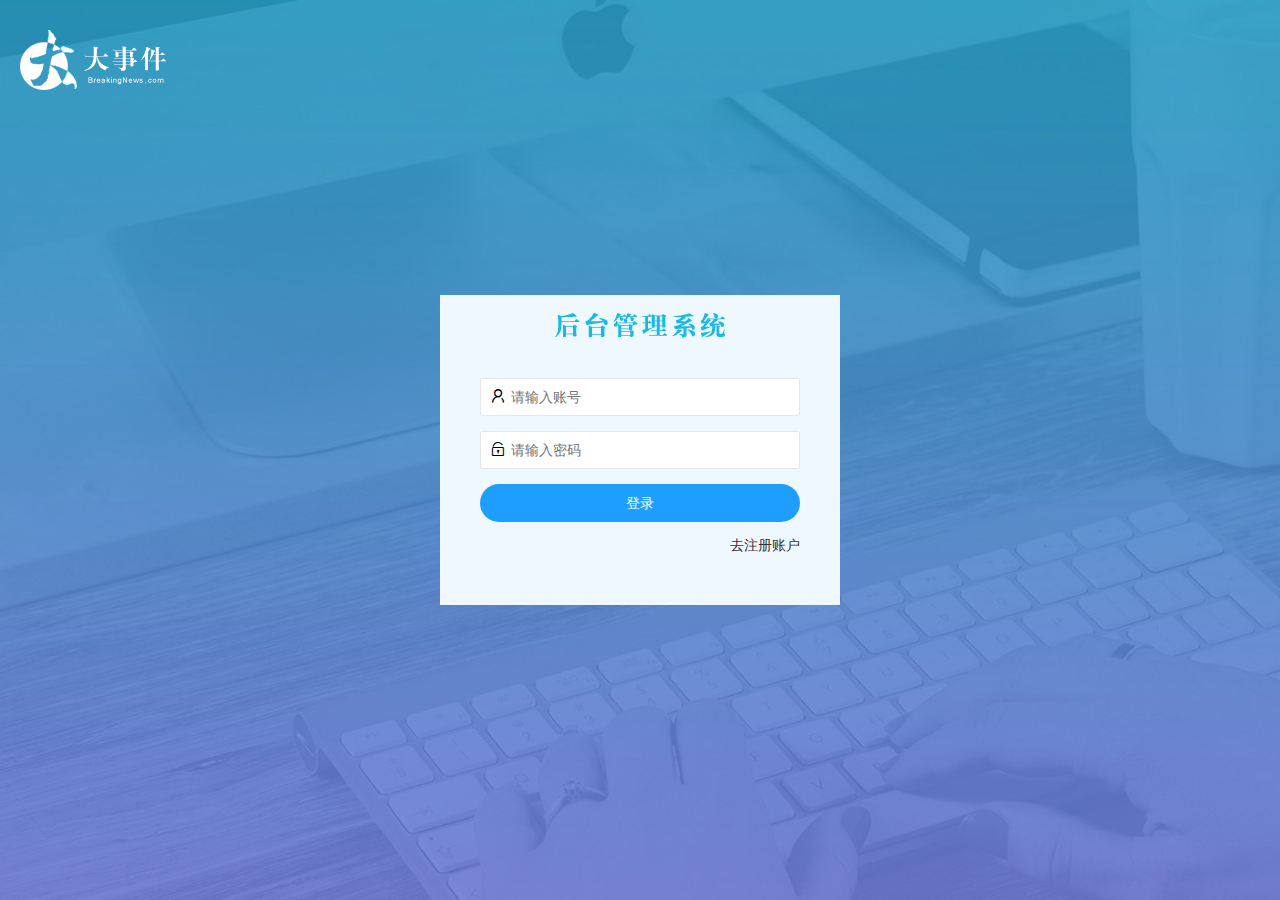
<file: login.html>
<!DOCTYPE html>
<html lang="en">

<head>
    <meta charset="UTF-8">
    <meta name="viewport" content="width=device-width, initial-scale=1.0">
    <title>登陆页面</title>
    <!--先引入layui css样式-->
    <link rel="stylesheet" href="/assets/lib/layui/css/layui.css">
    <!-- 引入自己的css -->
    <link rel="stylesheet" href="/assets/css/login.css">
</head>

<body>
    <!-- 首页logo -->
    <div class="logo ">
        <img src="/assets/images/logo.png" alt="">
    </div>
    <!-- 居中的盒子 -->
    <div class="reg">
        <!-- 标题文字 -->
        <div class="txt">
            <img src="/assets/images/login_title.png" alt="">
        </div>
        <!-- 登录的盒子 -->
        <div class="login">
            <form class="layui-form" id="login-from">
                <!-- 第一行 -->
                <div class="layui-form-item">
                    <input type="text" name="username" required lay-verify="required" placeholder="请输入账号"
                        autocomplete="off" class="layui-input">
                    <i class=" layui-icon layui-icon-username"></i>
                </div>
                <!-- 第二行 -->
                <div class="layui-form-item">
                    <input type="password" name="password" required lay-verify="required" placeholder="请输入密码"
                        autocomplete="off" class="layui-input">
                    <i class="  layui-icon layui-icon-password"></i>
                </div>
                <!-- 第三行 -->
                <div class="layui-form-item">
                    <button class="layui-btn layui-btn-radius layui-btn-normal   layui-btn-fluid" lay-submit
                        lay-filter="formDemo">登录</button>
                </div>
                <!-- 第四行 -->
                <div class="layui-form-item">
                    <div class="goto-reg">
                        <a href="Javascript:;" id="quzhuce">去注册账户</a>
                    </div>
                </div>
            </form>
        </div>
        <!-- 注册的盒子 -->
        <div class="register">
            <form class="layui-form" action=""  id="form_reg">
                <!-- 第一行 -->
                <div class="layui-form-item">
                    <input type="text" name="username" required lay-verify="required" placeholder="请输入账号"
                    value="123456ssss"
                    autocomplete="off" class="layui-input">
                    <i class="layui-icon-username layui-icon"></i>
                </div>
                <!-- 第二行 -->
                <div class="layui-form-item">
                    <input type="password" name="password" required lay-verify="required|pass"
                     placeholder="请输入密码" class="layui-input password"
                    value="123456"    autocomplete="off" class="layui-input">
                    <i class="layui-icon-username layui-icon"></i>
                </div>
                <!-- 第三行 -->
                <div class="layui-form-item">
                    <input type="password"required lay-verify="required|pass|confirmpass" placeholder="请确认密码"
                    value="123456"   
                    autocomplete="off" class="layui-input">
                    <i class="layui-icon-username layui-icon"></i>
                </div>
                <!-- 第四行 -->
                <div class="layui-form-item">
                    <button class="layui-btn layui-btn-radius layui-btn-normal   layui-btn-fluid" lay-submit
                        lay-filter="formDemo">注册</button>
                </div>
                <!-- 第五行 -->
                <div class="layui-form-item">
                    <div class="goto-reg">
                        <a href="Javascript:;" id="qudenglu">去登录账户</a>
                    </div>
                </div>
            </form>
        </div>
</body>
<!-- 加载jquery -->
<script src="/assets/lib/layui/layui.all.js"></script>
<script src="/assets/lib/jquery.js"></script>
<!--加载接口 -->
<script src="/assets/js/baseAPI.js"></script>
<!-- 加载自己的样式 -->
<script src="/assets/js/login.js"></script>

</html>
</file>
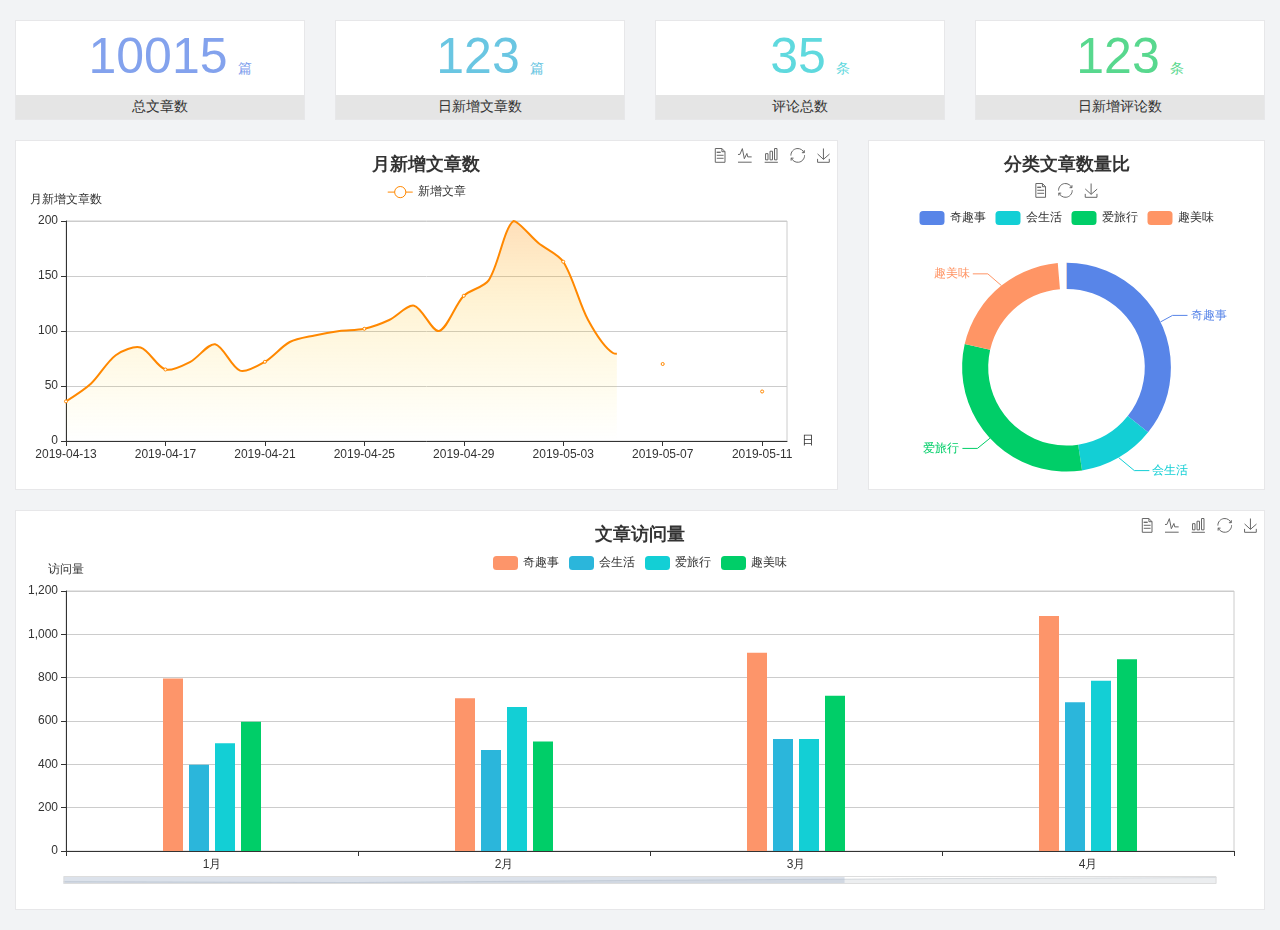
<file: home/dashboard.html>
<!DOCTYPE html>
<html lang="en">

<head>
  <meta charset="UTF-8">
  <meta name="viewport" content="width=device-width, initial-scale=1.0">
  <meta http-equiv="X-UA-Compatible" content="ie=edge">
  <title>图表统计</title>
  <link rel="stylesheet" href="../../assets/lib/bootstrap.css" />
  <link rel="stylesheet" href="../../assets/lib/main.css" />
  <script src="../../assets/lib/jquery.js"></script>
  <script type="text/javascript" src="../../assets/lib/echarts.min.js"></script>
</head>

<body>
  <div class="container-fluid">
    <div class="row spannel_list">
      <div class="col-sm-3 col-xs-6">
        <div class="spannel">
          <em>10015</em><span>篇</span>
          <b>总文章数</b>
        </div>
      </div>
      <div class="col-sm-3 col-xs-6">
        <div class="spannel scolor01">
          <em>123</em><span>篇</span>
          <b>日新增文章数</b>
        </div>
      </div>
      <div class="col-sm-3 col-xs-6">
        <div class="spannel scolor02">
          <em>35</em><span>条</span>
          <b>评论总数</b>
        </div>
      </div>
      <div class="col-sm-3 col-xs-6">
        <div class="spannel scolor03">
          <em>123</em><span>条</span>
          <b>日新增评论数</b>
        </div>
      </div>
    </div>
  </div>

  <div class="container-fluid">
    <div class="row curve-pie">
      <div class="col-lg-8 col-md-8">
        <div class="gragh_pannel" id="curve_show"></div>
      </div>
      <div class="col-lg-4 col-md-4">
        <div class="gragh_pannel" id="pie_show"></div>
      </div>
    </div>
  </div>

  <div class="container-fluid">
    <div class="column_pannel" id="column_show"></div>
  </div>

  <script>
    var oChart = echarts.init(document.getElementById('curve_show'));
    var aList_all = [
      { 'count': 36, 'date': '2019-04-13' },
      { 'count': 52, 'date': '2019-04-14' },
      { 'count': 78, 'date': '2019-04-15' },
      { 'count': 85, 'date': '2019-04-16' },
      { 'count': 65, 'date': '2019-04-17' },
      { 'count': 72, 'date': '2019-04-18' },
      { 'count': 88, 'date': '2019-04-19' },
      { 'count': 64, 'date': '2019-04-20' },
      { 'count': 72, 'date': '2019-04-21' },
      { 'count': 90, 'date': '2019-04-22' },
      { 'count': 96, 'date': '2019-04-23' },
      { 'count': 100, 'date': '2019-04-24' },
      { 'count': 102, 'date': '2019-04-25' },
      { 'count': 110, 'date': '2019-04-26' },
      { 'count': 123, 'date': '2019-04-27' },
      { 'count': 100, 'date': '2019-04-28' },
      { 'count': 132, 'date': '2019-04-29' },
      { 'count': 146, 'date': '2019-04-30' },
      { 'count': 200, 'date': '2019-05-01' },
      { 'count': 180, 'date': '2019-05-02' },
      { 'count': 163, 'date': '2019-05-03' },
      { 'count': 110, 'date': '2019-05-04' },
      { 'count': 80, 'date': '2019-05-05' },
      { 'count': 82, 'date': '2019-05-06' },
      { 'count': 70, 'date': '2019-05-07' },
      { 'count': 65, 'date': '2019-05-08' },
      { 'count': 54, 'date': '2019-05-09' },
      { 'count': 40, 'date': '2019-05-10' },
      { 'count': 45, 'date': '2019-05-11' },
      { 'count': 38, 'date': '2019-05-12' },
    ];

    let aCount = [];
    let aDate = [];

    for (var i = 0; i < aList_all.length; i++) {
      aCount.push(aList_all[i].count);
      aDate.push(aList_all[i].date);
    }

    var chartopt = {
      title: {
        text: '月新增文章数',
        left: 'center',
        top: '10'
      },
      tooltip: {
        trigger: 'axis'
      },
      legend: {
        data: ['新增文章'],
        top: '40'
      },
      toolbox: {
        show: true,
        feature: {
          mark: { show: true },
          dataView: { show: true, readOnly: false },
          magicType: { show: true, type: ['line', 'bar'] },
          restore: { show: true },
          saveAsImage: { show: true }
        }
      },
      calculable: true,
      xAxis: [
        {
          name: '日',
          type: 'category',
          boundaryGap: false,
          data: aDate
        }
      ],
      yAxis: [
        {
          name: '月新增文章数',
          type: 'value'
        }
      ],
      series: [
        {
          name: '新增文章',
          type: 'line',
          smooth: true,
          itemStyle: { normal: { areaStyle: { type: 'default' }, color: '#f80' }, lineStyle: { color: '#f80' } },
          data: aCount
        }],
      areaStyle: {
        normal: {
          color: new echarts.graphic.LinearGradient(0, 0, 0, 1, [{
            offset: 0,
            color: 'rgba(255,136,0,0.39)'
          }, {
            offset: .34,
            color: 'rgba(255,180,0,0.25)'
          }, {
            offset: 1,
            color: 'rgba(255,222,0,0.00)'
          }])

        }
      },
      grid: {
        show: true,
        x: 50,
        x2: 50,
        y: 80,
        height: 220
      }
    };

    oChart.setOption(chartopt);


    var oPie = echarts.init(document.getElementById('pie_show'));
    var oPieopt =
    {
      title: {
        top: 10,
        text: '分类文章数量比',
        x: 'center'
      },
      tooltip: {
        trigger: 'item',
        formatter: "{a} <br/>{b} : {c} ({d}%)"
      },
      color: ['#5885e8', '#13cfd5', '#00ce68', '#ff9565'],
      legend: {
        x: 'center',
        top: 65,
        data: ['奇趣事', '会生活', '爱旅行', '趣美味']
      },
      toolbox: {
        show: true,
        x: 'center',
        top: 35,
        feature: {
          mark: { show: true },
          dataView: { show: true, readOnly: false },
          magicType: {
            show: true,
            type: ['pie', 'funnel'],
            option: {
              funnel: {
                x: '25%',
                width: '50%',
                funnelAlign: 'left',
                max: 1548
              }
            }
          },
          restore: { show: true },
          saveAsImage: { show: true }
        }
      },
      calculable: true,
      series: [
        {
          name: '访问来源',
          type: 'pie',
          radius: ['45%', '60%'],
          center: ['50%', '65%'],
          data: [
            { value: 300, name: '奇趣事' },
            { value: 100, name: '会生活' },
            { value: 260, name: '爱旅行' },
            { value: 180, name: '趣美味' }
          ]
        }
      ]
    };
    oPie.setOption(oPieopt);



    var oColumn = this.echarts.init(document.getElementById('column_show'));
    var oColumnopt =
    {
      title: {
        text: '文章访问量',
        left: 'center',
        top: '10'
      },
      tooltip: {
        trigger: 'axis'
      },
      legend: {
        data: ['奇趣事', '会生活', '爱旅行', '趣美味'],
        top: '40'
      },
      toolbox: {
        show: true,
        feature: {
          mark: { show: true },
          dataView: { show: true, readOnly: false },
          magicType: { show: true, type: ['line', 'bar'] },
          restore: { show: true },
          saveAsImage: { show: true }
        }
      },
      calculable: true,
      xAxis: [
        {
          type: 'category',
          data: ['1月', '2月', '3月', '4月', '5月']
        }
      ],
      yAxis: [
        {
          name: '访问量',
          type: 'value'
        }
      ],
      series: [
        {
          name: '奇趣事',
          type: 'bar',
          barWidth: 20,
          itemStyle: {
            normal: { areaStyle: { type: 'default' }, color: '#fd956a' }
          },
          data: [800, 708, 920, 1090, 1200]
        },
        {
          name: '会生活',
          type: 'bar',
          barWidth: 20,
          itemStyle: {
            normal: { areaStyle: { type: 'default' }, color: '#2bb6db' }
          },
          data: [400, 468, 520, 690, 800]
        },
        {
          name: '爱旅行',
          type: 'bar',
          barWidth: 20,
          itemStyle: {
            normal: { areaStyle: { type: 'default' }, color: '#13cfd5' }
          },
          data: [500, 668, 520, 790, 900]
        },
        {
          name: '趣美味',
          type: 'bar',
          barWidth: 20,
          itemStyle: {
            normal: { areaStyle: { type: 'default' }, color: '#00ce68' }
          },
          data: [600, 508, 720, 890, 1000]
        }
      ],
      grid: {
        show: true,
        x: 50,
        x2: 30,
        y: 80,
        height: 260
      },
      dataZoom: [//给x轴设置滚动条
        {
          start: 0,//默认为0
          end: 100 - 1000 / 31,//默认为100
          type: 'slider',
          show: true,
          xAxisIndex: [0],
          handleSize: 0,//滑动条的 左右2个滑动条的大小
          height: 8,//组件高度
          left: 45, //左边的距离
          right: 50,//右边的距离
          bottom: 26,//右边的距离
          handleColor: '#ddd',//h滑动图标的颜色
          handleStyle: {
            borderColor: "#cacaca",
            borderWidth: "1",
            shadowBlur: 2,
            background: "#ddd",
            shadowColor: "#ddd",
          }
        }]
    };
    oColumn.setOption(oColumnopt);
  </script>
</body>

</html>
</file>
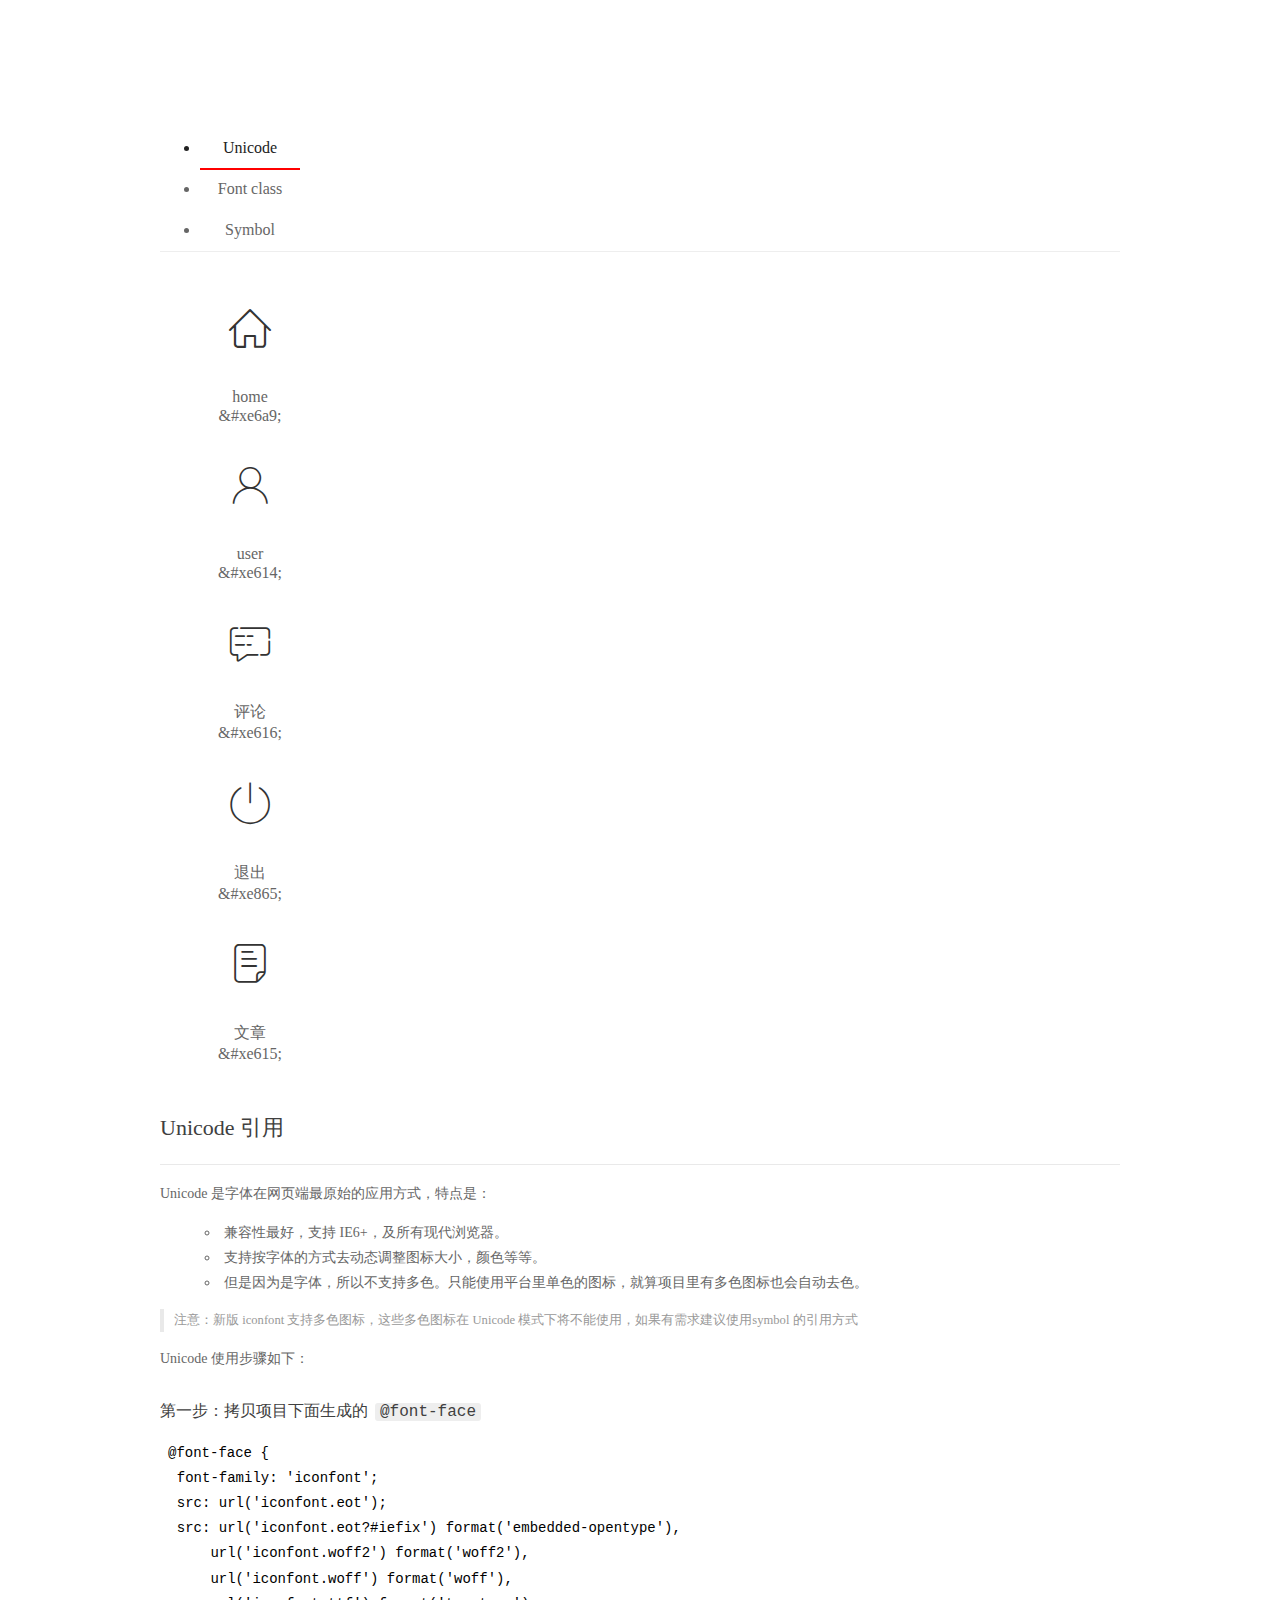
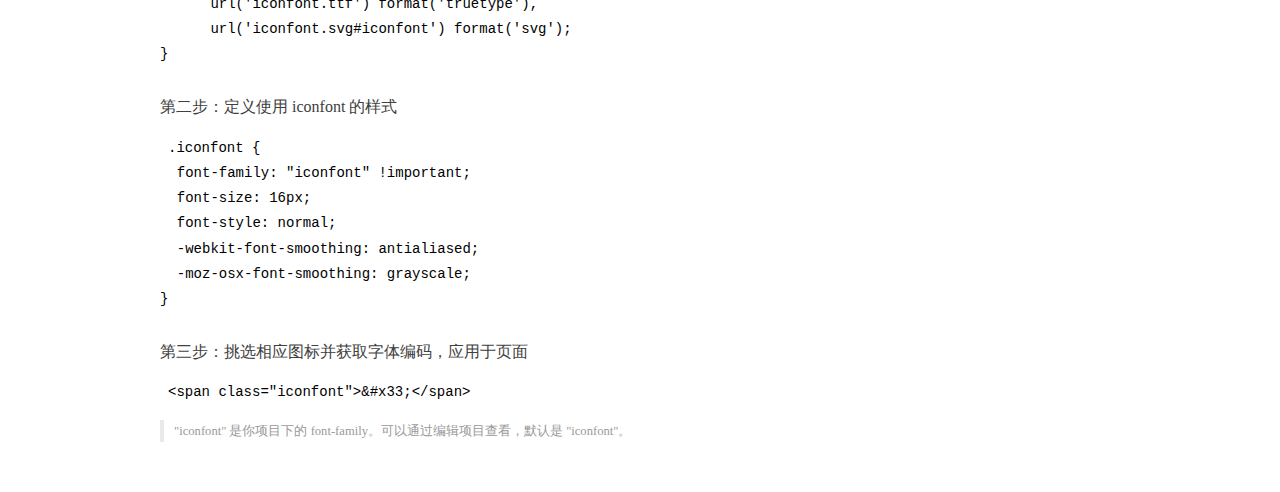
<file: assets/fonts/demo_index.html>
<!DOCTYPE html>
<html>
<head>
  <meta charset="utf-8"/>
  <title>IconFont Demo</title>
  <link rel="shortcut icon" href="https://gtms04.alicdn.com/tps/i4/TB1_oz6GVXXXXaFXpXXJDFnIXXX-64-64.ico" type="image/x-icon"/>
  <link rel="stylesheet" href="https://g.alicdn.com/thx/cube/1.3.2/cube.min.css">
  <link rel="stylesheet" href="demo.css">
  <link rel="stylesheet" href="iconfont.css">
  <script src="iconfont.js"></script>
  <!-- jQuery -->
  <script src="https://a1.alicdn.com/oss/uploads/2018/12/26/7bfddb60-08e8-11e9-9b04-53e73bb6408b.js"></script>
  <!-- 代码高亮 -->
  <script src="https://a1.alicdn.com/oss/uploads/2018/12/26/a3f714d0-08e6-11e9-8a15-ebf944d7534c.js"></script>
</head>
<body>
  <div class="main">
    <h1 class="logo"><a href="https://www.iconfont.cn/" title="iconfont 首页" target="_blank">&#xe86b;</a></h1>
    <div class="nav-tabs">
      <ul id="tabs" class="dib-box">
        <li class="dib active"><span>Unicode</span></li>
        <li class="dib"><span>Font class</span></li>
        <li class="dib"><span>Symbol</span></li>
      </ul>
      
    </div>
    <div class="tab-container">
      <div class="content unicode" style="display: block;">
          <ul class="icon_lists dib-box">
          
            <li class="dib">
              <span class="icon iconfont">&#xe6a9;</span>
                <div class="name">home</div>
                <div class="code-name">&amp;#xe6a9;</div>
              </li>
          
            <li class="dib">
              <span class="icon iconfont">&#xe614;</span>
                <div class="name">user</div>
                <div class="code-name">&amp;#xe614;</div>
              </li>
          
            <li class="dib">
              <span class="icon iconfont">&#xe616;</span>
                <div class="name">评论</div>
                <div class="code-name">&amp;#xe616;</div>
              </li>
          
            <li class="dib">
              <span class="icon iconfont">&#xe865;</span>
                <div class="name">退出</div>
                <div class="code-name">&amp;#xe865;</div>
              </li>
          
            <li class="dib">
              <span class="icon iconfont">&#xe615;</span>
                <div class="name">文章</div>
                <div class="code-name">&amp;#xe615;</div>
              </li>
          
          </ul>
          <div class="article markdown">
          <h2 id="unicode-">Unicode 引用</h2>
          <hr>

          <p>Unicode 是字体在网页端最原始的应用方式，特点是：</p>
          <ul>
            <li>兼容性最好，支持 IE6+，及所有现代浏览器。</li>
            <li>支持按字体的方式去动态调整图标大小，颜色等等。</li>
            <li>但是因为是字体，所以不支持多色。只能使用平台里单色的图标，就算项目里有多色图标也会自动去色。</li>
          </ul>
          <blockquote>
            <p>注意：新版 iconfont 支持多色图标，这些多色图标在 Unicode 模式下将不能使用，如果有需求建议使用symbol 的引用方式</p>
          </blockquote>
          <p>Unicode 使用步骤如下：</p>
          <h3 id="-font-face">第一步：拷贝项目下面生成的 <code>@font-face</code></h3>
<pre><code class="language-css"
>@font-face {
  font-family: 'iconfont';
  src: url('iconfont.eot');
  src: url('iconfont.eot?#iefix') format('embedded-opentype'),
      url('iconfont.woff2') format('woff2'),
      url('iconfont.woff') format('woff'),
      url('iconfont.ttf') format('truetype'),
      url('iconfont.svg#iconfont') format('svg');
}
</code></pre>
          <h3 id="-iconfont-">第二步：定义使用 iconfont 的样式</h3>
<pre><code class="language-css"
>.iconfont {
  font-family: "iconfont" !important;
  font-size: 16px;
  font-style: normal;
  -webkit-font-smoothing: antialiased;
  -moz-osx-font-smoothing: grayscale;
}
</code></pre>
          <h3 id="-">第三步：挑选相应图标并获取字体编码，应用于页面</h3>
<pre>
<code class="language-html"
>&lt;span class="iconfont"&gt;&amp;#x33;&lt;/span&gt;
</code></pre>
          <blockquote>
            <p>"iconfont" 是你项目下的 font-family。可以通过编辑项目查看，默认是 "iconfont"。</p>
          </blockquote>
          </div>
      </div>
      <div class="content font-class">
        <ul class="icon_lists dib-box">
          
          <li class="dib">
            <span class="icon iconfont icon-home"></span>
            <div class="name">
              home
            </div>
            <div class="code-name">.icon-home
            </div>
          </li>
          
          <li class="dib">
            <span class="icon iconfont icon-user"></span>
            <div class="name">
              user
            </div>
            <div class="code-name">.icon-user
            </div>
          </li>
          
          <li class="dib">
            <span class="icon iconfont icon-pinglun"></span>
            <div class="name">
              评论
            </div>
            <div class="code-name">.icon-pinglun
            </div>
          </li>
          
          <li class="dib">
            <span class="icon iconfont icon-tuichu"></span>
            <div class="name">
              退出
            </div>
            <div class="code-name">.icon-tuichu
            </div>
          </li>
          
          <li class="dib">
            <span class="icon iconfont icon-16"></span>
            <div class="name">
              文章
            </div>
            <div class="code-name">.icon-16
            </div>
          </li>
          
        </ul>
        <div class="article markdown">
        <h2 id="font-class-">font-class 引用</h2>
        <hr>

        <p>font-class 是 Unicode 使用方式的一种变种，主要是解决 Unicode 书写不直观，语意不明确的问题。</p>
        <p>与 Unicode 使用方式相比，具有如下特点：</p>
        <ul>
          <li>兼容性良好，支持 IE8+，及所有现代浏览器。</li>
          <li>相比于 Unicode 语意明确，书写更直观。可以很容易分辨这个 icon 是什么。</li>
          <li>因为使用 class 来定义图标，所以当要替换图标时，只需要修改 class 里面的 Unicode 引用。</li>
          <li>不过因为本质上还是使用的字体，所以多色图标还是不支持的。</li>
        </ul>
        <p>使用步骤如下：</p>
        <h3 id="-fontclass-">第一步：引入项目下面生成的 fontclass 代码：</h3>
<pre><code class="language-html">&lt;link rel="stylesheet" href="./iconfont.css"&gt;
</code></pre>
        <h3 id="-">第二步：挑选相应图标并获取类名，应用于页面：</h3>
<pre><code class="language-html">&lt;span class="iconfont icon-xxx"&gt;&lt;/span&gt;
</code></pre>
        <blockquote>
          <p>"
            iconfont" 是你项目下的 font-family。可以通过编辑项目查看，默认是 "iconfont"。</p>
        </blockquote>
      </div>
      </div>
      <div class="content symbol">
          <ul class="icon_lists dib-box">
          
            <li class="dib">
                <svg class="icon svg-icon" aria-hidden="true">
                  <use xlink:href="#icon-home"></use>
                </svg>
                <div class="name">home</div>
                <div class="code-name">#icon-home</div>
            </li>
          
            <li class="dib">
                <svg class="icon svg-icon" aria-hidden="true">
                  <use xlink:href="#icon-user"></use>
                </svg>
                <div class="name">user</div>
                <div class="code-name">#icon-user</div>
            </li>
          
            <li class="dib">
                <svg class="icon svg-icon" aria-hidden="true">
                  <use xlink:href="#icon-pinglun"></use>
                </svg>
                <div class="name">评论</div>
                <div class="code-name">#icon-pinglun</div>
            </li>
          
            <li class="dib">
                <svg class="icon svg-icon" aria-hidden="true">
                  <use xlink:href="#icon-tuichu"></use>
                </svg>
                <div class="name">退出</div>
                <div class="code-name">#icon-tuichu</div>
            </li>
          
            <li class="dib">
                <svg class="icon svg-icon" aria-hidden="true">
                  <use xlink:href="#icon-16"></use>
                </svg>
                <div class="name">文章</div>
                <div class="code-name">#icon-16</div>
            </li>
          
          </ul>
          <div class="article markdown">
          <h2 id="symbol-">Symbol 引用</h2>
          <hr>

          <p>这是一种全新的使用方式，应该说这才是未来的主流，也是平台目前推荐的用法。相关介绍可以参考这篇<a href="">文章</a>
            这种用法其实是做了一个 SVG 的集合，与另外两种相比具有如下特点：</p>
          <ul>
            <li>支持多色图标了，不再受单色限制。</li>
            <li>通过一些技巧，支持像字体那样，通过 <code>font-size</code>, <code>color</code> 来调整样式。</li>
            <li>兼容性较差，支持 IE9+，及现代浏览器。</li>
            <li>浏览器渲染 SVG 的性能一般，还不如 png。</li>
          </ul>
          <p>使用步骤如下：</p>
          <h3 id="-symbol-">第一步：引入项目下面生成的 symbol 代码：</h3>
<pre><code class="language-html">&lt;script src="./iconfont.js"&gt;&lt;/script&gt;
</code></pre>
          <h3 id="-css-">第二步：加入通用 CSS 代码（引入一次就行）：</h3>
<pre><code class="language-html">&lt;style&gt;
.icon {
  width: 1em;
  height: 1em;
  vertical-align: -0.15em;
  fill: currentColor;
  overflow: hidden;
}
&lt;/style&gt;
</code></pre>
          <h3 id="-">第三步：挑选相应图标并获取类名，应用于页面：</h3>
<pre><code class="language-html">&lt;svg class="icon" aria-hidden="true"&gt;
  &lt;use xlink:href="#icon-xxx"&gt;&lt;/use&gt;
&lt;/svg&gt;
</code></pre>
          </div>
      </div>

    </div>
  </div>
  <script>
  $(document).ready(function () {
      $('.tab-container .content:first').show()

      $('#tabs li').click(function (e) {
        var tabContent = $('.tab-container .content')
        var index = $(this).index()

        if ($(this).hasClass('active')) {
          return
        } else {
          $('#tabs li').removeClass('active')
          $(this).addClass('active')

          tabContent.hide().eq(index).fadeIn()
        }
      })
    })
  </script>
</body>
</html>
</file>
<file: assets/lib/layui/css/layui.css>
/** layui-v2.5.5 MIT License By https://www.layui.com */
 .layui-inline,img{display:inline-block;vertical-align:middle}h1,h2,h3,h4,h5,h6{font-weight:400}.layui-edge,.layui-header,.layui-inline,.layui-main{position:relative}.layui-body,.layui-edge,.layui-elip{overflow:hidden}.layui-btn,.layui-edge,.layui-inline,img{vertical-align:middle}.layui-btn,.layui-disabled,.layui-icon,.layui-unselect{-moz-user-select:none;-webkit-user-select:none;-ms-user-select:none}.layui-elip,.layui-form-checkbox span,.layui-form-pane .layui-form-label{text-overflow:ellipsis;white-space:nowrap}.layui-breadcrumb,.layui-tree-btnGroup{visibility:hidden}blockquote,body,button,dd,div,dl,dt,form,h1,h2,h3,h4,h5,h6,input,li,ol,p,pre,td,textarea,th,ul{margin:0;padding:0;-webkit-tap-highlight-color:rgba(0,0,0,0)}a:active,a:hover{outline:0}img{border:none}li{list-style:none}table{border-collapse:collapse;border-spacing:0}h4,h5,h6{font-size:100%}button,input,optgroup,option,select,textarea{font-family:inherit;font-size:inherit;font-style:inherit;font-weight:inherit;outline:0}pre{white-space:pre-wrap;white-space:-moz-pre-wrap;white-space:-pre-wrap;white-space:-o-pre-wrap;word-wrap:break-word}body{line-height:24px;font:14px Helvetica Neue,Helvetica,PingFang SC,Tahoma,Arial,sans-serif}hr{height:1px;margin:10px 0;border:0;clear:both}a{color:#333;text-decoration:none}a:hover{color:#777}a cite{font-style:normal;*cursor:pointer}.layui-border-box,.layui-border-box *{box-sizing:border-box}.layui-box,.layui-box *{box-sizing:content-box}.layui-clear{clear:both;*zoom:1}.layui-clear:after{content:'\20';clear:both;*zoom:1;display:block;height:0}.layui-inline{*display:inline;*zoom:1}.layui-edge{display:inline-block;width:0;height:0;border-width:6px;border-style:dashed;border-color:transparent}.layui-edge-top{top:-4px;border-bottom-color:#999;border-bottom-style:solid}.layui-edge-right{border-left-color:#999;border-left-style:solid}.layui-edge-bottom{top:2px;border-top-color:#999;border-top-style:solid}.layui-edge-left{border-right-color:#999;border-right-style:solid}.layui-disabled,.layui-disabled:hover{color:#d2d2d2!important;cursor:not-allowed!important}.layui-circle{border-radius:100%}.layui-show{display:block!important}.layui-hide{display:none!important}@font-face{font-family:layui-icon;src:url(../font/iconfont.eot?v=250);src:url(../font/iconfont.eot?v=250#iefix) format('embedded-opentype'),url(../font/iconfont.woff2?v=250) format('woff2'),url(../font/iconfont.woff?v=250) format('woff'),url(../font/iconfont.ttf?v=250) format('truetype'),url(../font/iconfont.svg?v=250#layui-icon) format('svg')}.layui-icon{font-family:layui-icon!important;font-size:16px;font-style:normal;-webkit-font-smoothing:antialiased;-moz-osx-font-smoothing:grayscale}.layui-icon-reply-fill:before{content:"\e611"}.layui-icon-set-fill:before{content:"\e614"}.layui-icon-menu-fill:before{content:"\e60f"}.layui-icon-search:before{content:"\e615"}.layui-icon-share:before{content:"\e641"}.layui-icon-set-sm:before{content:"\e620"}.layui-icon-engine:before{content:"\e628"}.layui-icon-close:before{content:"\1006"}.layui-icon-close-fill:before{content:"\1007"}.layui-icon-chart-screen:before{content:"\e629"}.layui-icon-star:before{content:"\e600"}.layui-icon-circle-dot:before{content:"\e617"}.layui-icon-chat:before{content:"\e606"}.layui-icon-release:before{content:"\e609"}.layui-icon-list:before{content:"\e60a"}.layui-icon-chart:before{content:"\e62c"}.layui-icon-ok-circle:before{content:"\1005"}.layui-icon-layim-theme:before{content:"\e61b"}.layui-icon-table:before{content:"\e62d"}.layui-icon-right:before{content:"\e602"}.layui-icon-left:before{content:"\e603"}.layui-icon-cart-simple:before{content:"\e698"}.layui-icon-face-cry:before{content:"\e69c"}.layui-icon-face-smile:before{content:"\e6af"}.layui-icon-survey:before{content:"\e6b2"}.layui-icon-tree:before{content:"\e62e"}.layui-icon-upload-circle:before{content:"\e62f"}.layui-icon-add-circle:before{content:"\e61f"}.layui-icon-download-circle:before{content:"\e601"}.layui-icon-templeate-1:before{content:"\e630"}.layui-icon-util:before{content:"\e631"}.layui-icon-face-surprised:before{content:"\e664"}.layui-icon-edit:before{content:"\e642"}.layui-icon-speaker:before{content:"\e645"}.layui-icon-down:before{content:"\e61a"}.layui-icon-file:before{content:"\e621"}.layui-icon-layouts:before{content:"\e632"}.layui-icon-rate-half:before{content:"\e6c9"}.layui-icon-add-circle-fine:before{content:"\e608"}.layui-icon-prev-circle:before{content:"\e633"}.layui-icon-read:before{content:"\e705"}.layui-icon-404:before{content:"\e61c"}.layui-icon-carousel:before{content:"\e634"}.layui-icon-help:before{content:"\e607"}.layui-icon-code-circle:before{content:"\e635"}.layui-icon-water:before{content:"\e636"}.layui-icon-username:before{content:"\e66f"}.layui-icon-find-fill:before{content:"\e670"}.layui-icon-about:before{content:"\e60b"}.layui-icon-location:before{content:"\e715"}.layui-icon-up:before{content:"\e619"}.layui-icon-pause:before{content:"\e651"}.layui-icon-date:before{content:"\e637"}.layui-icon-layim-uploadfile:before{content:"\e61d"}.layui-icon-delete:before{content:"\e640"}.layui-icon-play:before{content:"\e652"}.layui-icon-top:before{content:"\e604"}.layui-icon-friends:before{content:"\e612"}.layui-icon-refresh-3:before{content:"\e9aa"}.layui-icon-ok:before{content:"\e605"}.layui-icon-layer:before{content:"\e638"}.layui-icon-face-smile-fine:before{content:"\e60c"}.layui-icon-dollar:before{content:"\e659"}.layui-icon-group:before{content:"\e613"}.layui-icon-layim-download:before{content:"\e61e"}.layui-icon-picture-fine:before{content:"\e60d"}.layui-icon-link:before{content:"\e64c"}.layui-icon-diamond:before{content:"\e735"}.layui-icon-log:before{content:"\e60e"}.layui-icon-rate-solid:before{content:"\e67a"}.layui-icon-fonts-del:before{content:"\e64f"}.layui-icon-unlink:before{content:"\e64d"}.layui-icon-fonts-clear:before{content:"\e639"}.layui-icon-triangle-r:before{content:"\e623"}.layui-icon-circle:before{content:"\e63f"}.layui-icon-radio:before{content:"\e643"}.layui-icon-align-center:before{content:"\e647"}.layui-icon-align-right:before{content:"\e648"}.layui-icon-align-left:before{content:"\e649"}.layui-icon-loading-1:before{content:"\e63e"}.layui-icon-return:before{content:"\e65c"}.layui-icon-fonts-strong:before{content:"\e62b"}.layui-icon-upload:before{content:"\e67c"}.layui-icon-dialogue:before{content:"\e63a"}.layui-icon-video:before{content:"\e6ed"}.layui-icon-headset:before{content:"\e6fc"}.layui-icon-cellphone-fine:before{content:"\e63b"}.layui-icon-add-1:before{content:"\e654"}.layui-icon-face-smile-b:before{content:"\e650"}.layui-icon-fonts-html:before{content:"\e64b"}.layui-icon-form:before{content:"\e63c"}.layui-icon-cart:before{content:"\e657"}.layui-icon-camera-fill:before{content:"\e65d"}.layui-icon-tabs:before{content:"\e62a"}.layui-icon-fonts-code:before{content:"\e64e"}.layui-icon-fire:before{content:"\e756"}.layui-icon-set:before{content:"\e716"}.layui-icon-fonts-u:before{content:"\e646"}.layui-icon-triangle-d:before{content:"\e625"}.layui-icon-tips:before{content:"\e702"}.layui-icon-picture:before{content:"\e64a"}.layui-icon-more-vertical:before{content:"\e671"}.layui-icon-flag:before{content:"\e66c"}.layui-icon-loading:before{content:"\e63d"}.layui-icon-fonts-i:before{content:"\e644"}.layui-icon-refresh-1:before{content:"\e666"}.layui-icon-rmb:before{content:"\e65e"}.layui-icon-home:before{content:"\e68e"}.layui-icon-user:before{content:"\e770"}.layui-icon-notice:before{content:"\e667"}.layui-icon-login-weibo:before{content:"\e675"}.layui-icon-voice:before{content:"\e688"}.layui-icon-upload-drag:before{content:"\e681"}.layui-icon-login-qq:before{content:"\e676"}.layui-icon-snowflake:before{content:"\e6b1"}.layui-icon-file-b:before{content:"\e655"}.layui-icon-template:before{content:"\e663"}.layui-icon-auz:before{content:"\e672"}.layui-icon-console:before{content:"\e665"}.layui-icon-app:before{content:"\e653"}.layui-icon-prev:before{content:"\e65a"}.layui-icon-website:before{content:"\e7ae"}.layui-icon-next:before{content:"\e65b"}.layui-icon-component:before{content:"\e857"}.layui-icon-more:before{content:"\e65f"}.layui-icon-login-wechat:before{content:"\e677"}.layui-icon-shrink-right:before{content:"\e668"}.layui-icon-spread-left:before{content:"\e66b"}.layui-icon-camera:before{content:"\e660"}.layui-icon-note:before{content:"\e66e"}.layui-icon-refresh:before{content:"\e669"}.layui-icon-female:before{content:"\e661"}.layui-icon-male:before{content:"\e662"}.layui-icon-password:before{content:"\e673"}.layui-icon-senior:before{content:"\e674"}.layui-icon-theme:before{content:"\e66a"}.layui-icon-tread:before{content:"\e6c5"}.layui-icon-praise:before{content:"\e6c6"}.layui-icon-star-fill:before{content:"\e658"}.layui-icon-rate:before{content:"\e67b"}.layui-icon-template-1:before{content:"\e656"}.layui-icon-vercode:before{content:"\e679"}.layui-icon-cellphone:before{content:"\e678"}.layui-icon-screen-full:before{content:"\e622"}.layui-icon-screen-restore:before{content:"\e758"}.layui-icon-cols:before{content:"\e610"}.layui-icon-export:before{content:"\e67d"}.layui-icon-print:before{content:"\e66d"}.layui-icon-slider:before{content:"\e714"}.layui-icon-addition:before{content:"\e624"}.layui-icon-subtraction:before{content:"\e67e"}.layui-icon-service:before{content:"\e626"}.layui-icon-transfer:before{content:"\e691"}.layui-main{width:1140px;margin:0 auto}.layui-header{z-index:1000;height:60px}.layui-header a:hover{transition:all .5s;-webkit-transition:all .5s}.layui-side{position:fixed;left:0;top:0;bottom:0;z-index:999;width:200px;overflow-x:hidden}.layui-side-scroll{position:relative;width:220px;height:100%;overflow-x:hidden}.layui-body{position:absolute;left:200px;right:0;top:0;bottom:0;z-index:998;width:auto;overflow-y:auto;box-sizing:border-box}.layui-layout-body{overflow:hidden}.layui-layout-admin .layui-header{background-color:#23262E}.layui-layout-admin .layui-side{top:60px;width:200px;overflow-x:hidden}.layui-layout-admin .layui-body{position:fixed;top:60px;bottom:44px}.layui-layout-admin .layui-main{width:auto;margin:0 15px}.layui-layout-admin .layui-footer{position:fixed;left:200px;right:0;bottom:0;height:44px;line-height:44px;padding:0 15px;background-color:#eee}.layui-layout-admin .layui-logo{position:absolute;left:0;top:0;width:200px;height:100%;line-height:60px;text-align:center;color:#009688;font-size:16px}.layui-layout-admin .layui-header .layui-nav{background:0 0}.layui-layout-left{position:absolute!important;left:200px;top:0}.layui-layout-right{position:absolute!important;right:0;top:0}.layui-container{position:relative;margin:0 auto;padding:0 15px;box-sizing:border-box}.layui-fluid{position:relative;margin:0 auto;padding:0 15px}.layui-row:after,.layui-row:before{content:'';display:block;clear:both}.layui-col-lg1,.layui-col-lg10,.layui-col-lg11,.layui-col-lg12,.layui-col-lg2,.layui-col-lg3,.layui-col-lg4,.layui-col-lg5,.layui-col-lg6,.layui-col-lg7,.layui-col-lg8,.layui-col-lg9,.layui-col-md1,.layui-col-md10,.layui-col-md11,.layui-col-md12,.layui-col-md2,.layui-col-md3,.layui-col-md4,.layui-col-md5,.layui-col-md6,.layui-col-md7,.layui-col-md8,.layui-col-md9,.layui-col-sm1,.layui-col-sm10,.layui-col-sm11,.layui-col-sm12,.layui-col-sm2,.layui-col-sm3,.layui-col-sm4,.layui-col-sm5,.layui-col-sm6,.layui-col-sm7,.layui-col-sm8,.layui-col-sm9,.layui-col-xs1,.layui-col-xs10,.layui-col-xs11,.layui-col-xs12,.layui-col-xs2,.layui-col-xs3,.layui-col-xs4,.layui-col-xs5,.layui-col-xs6,.layui-col-xs7,.layui-col-xs8,.layui-col-xs9{position:relative;display:block;box-sizing:border-box}.layui-col-xs1,.layui-col-xs10,.layui-col-xs11,.layui-col-xs12,.layui-col-xs2,.layui-col-xs3,.layui-col-xs4,.layui-col-xs5,.layui-col-xs6,.layui-col-xs7,.layui-col-xs8,.layui-col-xs9{float:left}.layui-col-xs1{width:8.33333333%}.layui-col-xs2{width:16.66666667%}.layui-col-xs3{width:25%}.layui-col-xs4{width:33.33333333%}.layui-col-xs5{width:41.66666667%}.layui-col-xs6{width:50%}.layui-col-xs7{width:58.33333333%}.layui-col-xs8{width:66.66666667%}.layui-col-xs9{width:75%}.layui-col-xs10{width:83.33333333%}.layui-col-xs11{width:91.66666667%}.layui-col-xs12{width:100%}.layui-col-xs-offset1{margin-left:8.33333333%}.layui-col-xs-offset2{margin-left:16.66666667%}.layui-col-xs-offset3{margin-left:25%}.layui-col-xs-offset4{margin-left:33.33333333%}.layui-col-xs-offset5{margin-left:41.66666667%}.layui-col-xs-offset6{margin-left:50%}.layui-col-xs-offset7{margin-left:58.33333333%}.layui-col-xs-offset8{margin-left:66.66666667%}.layui-col-xs-offset9{margin-left:75%}.layui-col-xs-offset10{margin-left:83.33333333%}.layui-col-xs-offset11{margin-left:91.66666667%}.layui-col-xs-offset12{margin-left:100%}@media screen and (max-width:768px){.layui-hide-xs{display:none!important}.layui-show-xs-block{display:block!important}.layui-show-xs-inline{display:inline!important}.layui-show-xs-inline-block{display:inline-block!important}}@media screen and (min-width:768px){.layui-container{width:750px}.layui-hide-sm{display:none!important}.layui-show-sm-block{display:block!important}.layui-show-sm-inline{display:inline!important}.layui-show-sm-inline-block{display:inline-block!important}.layui-col-sm1,.layui-col-sm10,.layui-col-sm11,.layui-col-sm12,.layui-col-sm2,.layui-col-sm3,.layui-col-sm4,.layui-col-sm5,.layui-col-sm6,.layui-col-sm7,.layui-col-sm8,.layui-col-sm9{float:left}.layui-col-sm1{width:8.33333333%}.layui-col-sm2{width:16.66666667%}.layui-col-sm3{width:25%}.layui-col-sm4{width:33.33333333%}.layui-col-sm5{width:41.66666667%}.layui-col-sm6{width:50%}.layui-col-sm7{width:58.33333333%}.layui-col-sm8{width:66.66666667%}.layui-col-sm9{width:75%}.layui-col-sm10{width:83.33333333%}.layui-col-sm11{width:91.66666667%}.layui-col-sm12{width:100%}.layui-col-sm-offset1{margin-left:8.33333333%}.layui-col-sm-offset2{margin-left:16.66666667%}.layui-col-sm-offset3{margin-left:25%}.layui-col-sm-offset4{margin-left:33.33333333%}.layui-col-sm-offset5{margin-left:41.66666667%}.layui-col-sm-offset6{margin-left:50%}.layui-col-sm-offset7{margin-left:58.33333333%}.layui-col-sm-offset8{margin-left:66.66666667%}.layui-col-sm-offset9{margin-left:75%}.layui-col-sm-offset10{margin-left:83.33333333%}.layui-col-sm-offset11{margin-left:91.66666667%}.layui-col-sm-offset12{margin-left:100%}}@media screen and (min-width:992px){.layui-container{width:970px}.layui-hide-md{display:none!important}.layui-show-md-block{display:block!important}.layui-show-md-inline{display:inline!important}.layui-show-md-inline-block{display:inline-block!important}.layui-col-md1,.layui-col-md10,.layui-col-md11,.layui-col-md12,.layui-col-md2,.layui-col-md3,.layui-col-md4,.layui-col-md5,.layui-col-md6,.layui-col-md7,.layui-col-md8,.layui-col-md9{float:left}.layui-col-md1{width:8.33333333%}.layui-col-md2{width:16.66666667%}.layui-col-md3{width:25%}.layui-col-md4{width:33.33333333%}.layui-col-md5{width:41.66666667%}.layui-col-md6{width:50%}.layui-col-md7{width:58.33333333%}.layui-col-md8{width:66.66666667%}.layui-col-md9{width:75%}.layui-col-md10{width:83.33333333%}.layui-col-md11{width:91.66666667%}.layui-col-md12{width:100%}.layui-col-md-offset1{margin-left:8.33333333%}.layui-col-md-offset2{margin-left:16.66666667%}.layui-col-md-offset3{margin-left:25%}.layui-col-md-offset4{margin-left:33.33333333%}.layui-col-md-offset5{margin-left:41.66666667%}.layui-col-md-offset6{margin-left:50%}.layui-col-md-offset7{margin-left:58.33333333%}.layui-col-md-offset8{margin-left:66.66666667%}.layui-col-md-offset9{margin-left:75%}.layui-col-md-offset10{margin-left:83.33333333%}.layui-col-md-offset11{margin-left:91.66666667%}.layui-col-md-offset12{margin-left:100%}}@media screen and (min-width:1200px){.layui-container{width:1170px}.layui-hide-lg{display:none!important}.layui-show-lg-block{display:block!important}.layui-show-lg-inline{display:inline!important}.layui-show-lg-inline-block{display:inline-block!important}.layui-col-lg1,.layui-col-lg10,.layui-col-lg11,.layui-col-lg12,.layui-col-lg2,.layui-col-lg3,.layui-col-lg4,.layui-col-lg5,.layui-col-lg6,.layui-col-lg7,.layui-col-lg8,.layui-col-lg9{float:left}.layui-col-lg1{width:8.33333333%}.layui-col-lg2{width:16.66666667%}.layui-col-lg3{width:25%}.layui-col-lg4{width:33.33333333%}.layui-col-lg5{width:41.66666667%}.layui-col-lg6{width:50%}.layui-col-lg7{width:58.33333333%}.layui-col-lg8{width:66.66666667%}.layui-col-lg9{width:75%}.layui-col-lg10{width:83.33333333%}.layui-col-lg11{width:91.66666667%}.layui-col-lg12{width:100%}.layui-col-lg-offset1{margin-left:8.33333333%}.layui-col-lg-offset2{margin-left:16.66666667%}.layui-col-lg-offset3{margin-left:25%}.layui-col-lg-offset4{margin-left:33.33333333%}.layui-col-lg-offset5{margin-left:41.66666667%}.layui-col-lg-offset6{margin-left:50%}.layui-col-lg-offset7{margin-left:58.33333333%}.layui-col-lg-offset8{margin-left:66.66666667%}.layui-col-lg-offset9{margin-left:75%}.layui-col-lg-offset10{margin-left:83.33333333%}.layui-col-lg-offset11{margin-left:91.66666667%}.layui-col-lg-offset12{margin-left:100%}}.layui-col-space1{margin:-.5px}.layui-col-space1>*{padding:.5px}.layui-col-space3{margin:-1.5px}.layui-col-space3>*{padding:1.5px}.layui-col-space5{margin:-2.5px}.layui-col-space5>*{padding:2.5px}.layui-col-space8{margin:-3.5px}.layui-col-space8>*{padding:3.5px}.layui-col-space10{margin:-5px}.layui-col-space10>*{padding:5px}.layui-col-space12{margin:-6px}.layui-col-space12>*{padding:6px}.layui-col-space15{margin:-7.5px}.layui-col-space15>*{padding:7.5px}.layui-col-space18{margin:-9px}.layui-col-space18>*{padding:9px}.layui-col-space20{margin:-10px}.layui-col-space20>*{padding:10px}.layui-col-space22{margin:-11px}.layui-col-space22>*{padding:11px}.layui-col-space25{margin:-12.5px}.layui-col-space25>*{padding:12.5px}.layui-col-space30{margin:-15px}.layui-col-space30>*{padding:15px}.layui-btn,.layui-input,.layui-select,.layui-textarea,.layui-upload-button{outline:0;-webkit-appearance:none;transition:all .3s;-webkit-transition:all .3s;box-sizing:border-box}.layui-elem-quote{margin-bottom:10px;padding:15px;line-height:22px;border-left:5px solid #009688;border-radius:0 2px 2px 0;background-color:#f2f2f2}.layui-quote-nm{border-style:solid;border-width:1px 1px 1px 5px;background:0 0}.layui-elem-field{margin-bottom:10px;padding:0;border-width:1px;border-style:solid}.layui-elem-field legend{margin-left:20px;padding:0 10px;font-size:20px;font-weight:300}.layui-field-title{margin:10px 0 20px;border-width:1px 0 0}.layui-field-box{padding:10px 15px}.layui-field-title .layui-field-box{padding:10px 0}.layui-progress{position:relative;height:6px;border-radius:20px;background-color:#e2e2e2}.layui-progress-bar{position:absolute;left:0;top:0;width:0;max-width:100%;height:6px;border-radius:20px;text-align:right;background-color:#5FB878;transition:all .3s;-webkit-transition:all .3s}.layui-progress-big,.layui-progress-big .layui-progress-bar{height:18px;line-height:18px}.layui-progress-text{position:relative;top:-20px;line-height:18px;font-size:12px;color:#666}.layui-progress-big .layui-progress-text{position:static;padding:0 10px;color:#fff}.layui-collapse{border-width:1px;border-style:solid;border-radius:2px}.layui-colla-content,.layui-colla-item{border-top-width:1px;border-top-style:solid}.layui-colla-item:first-child{border-top:none}.layui-colla-title{position:relative;height:42px;line-height:42px;padding:0 15px 0 35px;color:#333;background-color:#f2f2f2;cursor:pointer;font-size:14px;overflow:hidden}.layui-colla-content{display:none;padding:10px 15px;line-height:22px;color:#666}.layui-colla-icon{position:absolute;left:15px;top:0;font-size:14px}.layui-card{margin-bottom:15px;border-radius:2px;background-color:#fff;box-shadow:0 1px 2px 0 rgba(0,0,0,.05)}.layui-card:last-child{margin-bottom:0}.layui-card-header{position:relative;height:42px;line-height:42px;padding:0 15px;border-bottom:1px solid #f6f6f6;color:#333;border-radius:2px 2px 0 0;font-size:14px}.layui-bg-black,.layui-bg-blue,.layui-bg-cyan,.layui-bg-green,.layui-bg-orange,.layui-bg-red{color:#fff!important}.layui-card-body{position:relative;padding:10px 15px;line-height:24px}.layui-card-body[pad15]{padding:15px}.layui-card-body[pad20]{padding:20px}.layui-card-body .layui-table{margin:5px 0}.layui-card .layui-tab{margin:0}.layui-panel-window{position:relative;padding:15px;border-radius:0;border-top:5px solid #E6E6E6;background-color:#fff}.layui-auxiliar-moving{position:fixed;left:0;right:0;top:0;bottom:0;width:100%;height:100%;background:0 0;z-index:9999999999}.layui-form-label,.layui-form-mid,.layui-form-select,.layui-input-block,.layui-input-inline,.layui-textarea{position:relative}.layui-bg-red{background-color:#FF5722!important}.layui-bg-orange{background-color:#FFB800!important}.layui-bg-green{background-color:#009688!important}.layui-bg-cyan{background-color:#2F4056!important}.layui-bg-blue{background-color:#1E9FFF!important}.layui-bg-black{background-color:#393D49!important}.layui-bg-gray{background-color:#eee!important;color:#666!important}.layui-badge-rim,.layui-colla-content,.layui-colla-item,.layui-collapse,.layui-elem-field,.layui-form-pane .layui-form-item[pane],.layui-form-pane .layui-form-label,.layui-input,.layui-layedit,.layui-layedit-tool,.layui-quote-nm,.layui-select,.layui-tab-bar,.layui-tab-card,.layui-tab-title,.layui-tab-title .layui-this:after,.layui-textarea{border-color:#e6e6e6}.layui-timeline-item:before,hr{background-color:#e6e6e6}.layui-text{line-height:22px;font-size:14px;color:#666}.layui-text h1,.layui-text h2,.layui-text h3{font-weight:500;color:#333}.layui-text h1{font-size:30px}.layui-text h2{font-size:24px}.layui-text h3{font-size:18px}.layui-text a:not(.layui-btn){color:#01AAED}.layui-text a:not(.layui-btn):hover{text-decoration:underline}.layui-text ul{padding:5px 0 5px 15px}.layui-text ul li{margin-top:5px;list-style-type:disc}.layui-text em,.layui-word-aux{color:#999!important;padding:0 5px!important}.layui-btn{display:inline-block;height:38px;line-height:38px;padding:0 18px;background-color:#009688;color:#fff;white-space:nowrap;text-align:center;font-size:14px;border:none;border-radius:2px;cursor:pointer}.layui-btn:hover{opacity:.8;filter:alpha(opacity=80);color:#fff}.layui-btn:active{opacity:1;filter:alpha(opacity=100)}.layui-btn+.layui-btn{margin-left:10px}.layui-btn-container{font-size:0}.layui-btn-container .layui-btn{margin-right:10px;margin-bottom:10px}.layui-btn-container .layui-btn+.layui-btn{margin-left:0}.layui-table .layui-btn-container .layui-btn{margin-bottom:9px}.layui-btn-radius{border-radius:100px}.layui-btn .layui-icon{margin-right:3px;font-size:18px;vertical-align:bottom;vertical-align:middle\9}.layui-btn-primary{border:1px solid #C9C9C9;background-color:#fff;color:#555}.layui-btn-primary:hover{border-color:#009688;color:#333}.layui-btn-normal{background-color:#1E9FFF}.layui-btn-warm{background-color:#FFB800}.layui-btn-danger{background-color:#FF5722}.layui-btn-checked{background-color:#5FB878}.layui-btn-disabled,.layui-btn-disabled:active,.layui-btn-disabled:hover{border:1px solid #e6e6e6;background-color:#FBFBFB;color:#C9C9C9;cursor:not-allowed;opacity:1}.layui-btn-lg{height:44px;line-height:44px;padding:0 25px;font-size:16px}.layui-btn-sm{height:30px;line-height:30px;padding:0 10px;font-size:12px}.layui-btn-sm i{font-size:16px!important}.layui-btn-xs{height:22px;line-height:22px;padding:0 5px;font-size:12px}.layui-btn-xs i{font-size:14px!important}.layui-btn-group{display:inline-block;vertical-align:middle;font-size:0}.layui-btn-group .layui-btn{margin-left:0!important;margin-right:0!important;border-left:1px solid rgba(255,255,255,.5);border-radius:0}.layui-btn-group .layui-btn-primary{border-left:none}.layui-btn-group .layui-btn-primary:hover{border-color:#C9C9C9;color:#009688}.layui-btn-group .layui-btn:first-child{border-left:none;border-radius:2px 0 0 2px}.layui-btn-group .layui-btn-primary:first-child{border-left:1px solid #c9c9c9}.layui-btn-group .layui-btn:last-child{border-radius:0 2px 2px 0}.layui-btn-group .layui-btn+.layui-btn{margin-left:0}.layui-btn-group+.layui-btn-group{margin-left:10px}.layui-btn-fluid{width:100%}.layui-input,.layui-select,.layui-textarea{height:38px;line-height:1.3;line-height:38px\9;border-width:1px;border-style:solid;background-color:#fff;border-radius:2px}.layui-input::-webkit-input-placeholder,.layui-select::-webkit-input-placeholder,.layui-textarea::-webkit-input-placeholder{line-height:1.3}.layui-input,.layui-textarea{display:block;width:100%;padding-left:10px}.layui-input:hover,.layui-textarea:hover{border-color:#D2D2D2!important}.layui-input:focus,.layui-textarea:focus{border-color:#C9C9C9!important}.layui-textarea{min-height:100px;height:auto;line-height:20px;padding:6px 10px;resize:vertical}.layui-select{padding:0 10px}.layui-form input[type=checkbox],.layui-form input[type=radio],.layui-form select{display:none}.layui-form [lay-ignore]{display:initial}.layui-form-item{margin-bottom:15px;clear:both;*zoom:1}.layui-form-item:after{content:'\20';clear:both;*zoom:1;display:block;height:0}.layui-form-label{float:left;display:block;padding:9px 15px;width:80px;font-weight:400;line-height:20px;text-align:right}.layui-form-label-col{display:block;float:none;padding:9px 0;line-height:20px;text-align:left}.layui-form-item .layui-inline{margin-bottom:5px;margin-right:10px}.layui-input-block{margin-left:110px;min-height:36px}.layui-input-inline{display:inline-block;vertical-align:middle}.layui-form-item .layui-input-inline{float:left;width:190px;margin-right:10px}.layui-form-text .layui-input-inline{width:auto}.layui-form-mid{float:left;display:block;padding:9px 0!important;line-height:20px;margin-right:10px}.layui-form-danger+.layui-form-select .layui-input,.layui-form-danger:focus{border-color:#FF5722!important}.layui-form-select .layui-input{padding-right:30px;cursor:pointer}.layui-form-select .layui-edge{position:absolute;right:10px;top:50%;margin-top:-3px;cursor:pointer;border-width:6px;border-top-color:#c2c2c2;border-top-style:solid;transition:all .3s;-webkit-transition:all .3s}.layui-form-select dl{display:none;position:absolute;left:0;top:42px;padding:5px 0;z-index:899;min-width:100%;border:1px solid #d2d2d2;max-height:300px;overflow-y:auto;background-color:#fff;border-radius:2px;box-shadow:0 2px 4px rgba(0,0,0,.12);box-sizing:border-box}.layui-form-select dl dd,.layui-form-select dl dt{padding:0 10px;line-height:36px;white-space:nowrap;overflow:hidden;text-overflow:ellipsis}.layui-form-select dl dt{font-size:12px;color:#999}.layui-form-select dl dd{cursor:pointer}.layui-form-select dl dd:hover{background-color:#f2f2f2;-webkit-transition:.5s all;transition:.5s all}.layui-form-select .layui-select-group dd{padding-left:20px}.layui-form-select dl dd.layui-select-tips{padding-left:10px!important;color:#999}.layui-form-select dl dd.layui-this{background-color:#5FB878;color:#fff}.layui-form-checkbox,.layui-form-select dl dd.layui-disabled{background-color:#fff}.layui-form-selected dl{display:block}.layui-form-checkbox,.layui-form-checkbox *,.layui-form-switch{display:inline-block;vertical-align:middle}.layui-form-selected .layui-edge{margin-top:-9px;-webkit-transform:rotate(180deg);transform:rotate(180deg);margin-top:-3px\9}:root .layui-form-selected .layui-edge{margin-top:-9px\0/IE9}.layui-form-selectup dl{top:auto;bottom:42px}.layui-select-none{margin:5px 0;text-align:center;color:#999}.layui-select-disabled .layui-disabled{border-color:#eee!important}.layui-select-disabled .layui-edge{border-top-color:#d2d2d2}.layui-form-checkbox{position:relative;height:30px;line-height:30px;margin-right:10px;padding-right:30px;cursor:pointer;font-size:0;-webkit-transition:.1s linear;transition:.1s linear;box-sizing:border-box}.layui-form-checkbox span{padding:0 10px;height:100%;font-size:14px;border-radius:2px 0 0 2px;background-color:#d2d2d2;color:#fff;overflow:hidden}.layui-form-checkbox:hover span{background-color:#c2c2c2}.layui-form-checkbox i{position:absolute;right:0;top:0;width:30px;height:28px;border:1px solid #d2d2d2;border-left:none;border-radius:0 2px 2px 0;color:#fff;font-size:20px;text-align:center}.layui-form-checkbox:hover i{border-color:#c2c2c2;color:#c2c2c2}.layui-form-checked,.layui-form-checked:hover{border-color:#5FB878}.layui-form-checked span,.layui-form-checked:hover span{background-color:#5FB878}.layui-form-checked i,.layui-form-checked:hover i{color:#5FB878}.layui-form-item .layui-form-checkbox{margin-top:4px}.layui-form-checkbox[lay-skin=primary]{height:auto!important;line-height:normal!important;min-width:18px;min-height:18px;border:none!important;margin-right:0;padding-left:28px;padding-right:0;background:0 0}.layui-form-checkbox[lay-skin=primary] span{padding-left:0;padding-right:15px;line-height:18px;background:0 0;color:#666}.layui-form-checkbox[lay-skin=primary] i{right:auto;left:0;width:16px;height:16px;line-height:16px;border:1px solid #d2d2d2;font-size:12px;border-radius:2px;background-color:#fff;-webkit-transition:.1s linear;transition:.1s linear}.layui-form-checkbox[lay-skin=primary]:hover i{border-color:#5FB878;color:#fff}.layui-form-checked[lay-skin=primary] i{border-color:#5FB878!important;background-color:#5FB878;color:#fff}.layui-checkbox-disbaled[lay-skin=primary] span{background:0 0!important;color:#c2c2c2}.layui-checkbox-disbaled[lay-skin=primary]:hover i{border-color:#d2d2d2}.layui-form-item .layui-form-checkbox[lay-skin=primary]{margin-top:10px}.layui-form-switch{position:relative;height:22px;line-height:22px;min-width:35px;padding:0 5px;margin-top:8px;border:1px solid #d2d2d2;border-radius:20px;cursor:pointer;background-color:#fff;-webkit-transition:.1s linear;transition:.1s linear}.layui-form-switch i{position:absolute;left:5px;top:3px;width:16px;height:16px;border-radius:20px;background-color:#d2d2d2;-webkit-transition:.1s linear;transition:.1s linear}.layui-form-switch em{position:relative;top:0;width:25px;margin-left:21px;padding:0!important;text-align:center!important;color:#999!important;font-style:normal!important;font-size:12px}.layui-form-onswitch{border-color:#5FB878;background-color:#5FB878}.layui-checkbox-disbaled,.layui-checkbox-disbaled i{border-color:#e2e2e2!important}.layui-form-onswitch i{left:100%;margin-left:-21px;background-color:#fff}.layui-form-onswitch em{margin-left:5px;margin-right:21px;color:#fff!important}.layui-checkbox-disbaled span{background-color:#e2e2e2!important}.layui-checkbox-disbaled:hover i{color:#fff!important}[lay-radio]{display:none}.layui-form-radio,.layui-form-radio *{display:inline-block;vertical-align:middle}.layui-form-radio{line-height:28px;margin:6px 10px 0 0;padding-right:10px;cursor:pointer;font-size:0}.layui-form-radio *{font-size:14px}.layui-form-radio>i{margin-right:8px;font-size:22px;color:#c2c2c2}.layui-form-radio>i:hover,.layui-form-radioed>i{color:#5FB878}.layui-radio-disbaled>i{color:#e2e2e2!important}.layui-form-pane .layui-form-label{width:110px;padding:8px 15px;height:38px;line-height:20px;border-width:1px;border-style:solid;border-radius:2px 0 0 2px;text-align:center;background-color:#FBFBFB;overflow:hidden;box-sizing:border-box}.layui-form-pane .layui-input-inline{margin-left:-1px}.layui-form-pane .layui-input-block{margin-left:110px;left:-1px}.layui-form-pane .layui-input{border-radius:0 2px 2px 0}.layui-form-pane .layui-form-text .layui-form-label{float:none;width:100%;border-radius:2px;box-sizing:border-box;text-align:left}.layui-form-pane .layui-form-text .layui-input-inline{display:block;margin:0;top:-1px;clear:both}.layui-form-pane .layui-form-text .layui-input-block{margin:0;left:0;top:-1px}.layui-form-pane .layui-form-text .layui-textarea{min-height:100px;border-radius:0 0 2px 2px}.layui-form-pane .layui-form-checkbox{margin:4px 0 4px 10px}.layui-form-pane .layui-form-radio,.layui-form-pane .layui-form-switch{margin-top:6px;margin-left:10px}.layui-form-pane .layui-form-item[pane]{position:relative;border-width:1px;border-style:solid}.layui-form-pane .layui-form-item[pane] .layui-form-label{position:absolute;left:0;top:0;height:100%;border-width:0 1px 0 0}.layui-form-pane .layui-form-item[pane] .layui-input-inline{margin-left:110px}@media screen and (max-width:450px){.layui-form-item .layui-form-label{text-overflow:ellipsis;overflow:hidden;white-space:nowrap}.layui-form-item .layui-inline{display:block;margin-right:0;margin-bottom:20px;clear:both}.layui-form-item .layui-inline:after{content:'\20';clear:both;display:block;height:0}.layui-form-item .layui-input-inline{display:block;float:none;left:-3px;width:auto;margin:0 0 10px 112px}.layui-form-item .layui-input-inline+.layui-form-mid{margin-left:110px;top:-5px;padding:0}.layui-form-item .layui-form-checkbox{margin-right:5px;margin-bottom:5px}}.layui-layedit{border-width:1px;border-style:solid;border-radius:2px}.layui-layedit-tool{padding:3px 5px;border-bottom-width:1px;border-bottom-style:solid;font-size:0}.layedit-tool-fixed{position:fixed;top:0;border-top:1px solid #e2e2e2}.layui-layedit-tool .layedit-tool-mid,.layui-layedit-tool .layui-icon{display:inline-block;vertical-align:middle;text-align:center;font-size:14px}.layui-layedit-tool .layui-icon{position:relative;width:32px;height:30px;line-height:30px;margin:3px 5px;color:#777;cursor:pointer;border-radius:2px}.layui-layedit-tool .layui-icon:hover{color:#393D49}.layui-layedit-tool .layui-icon:active{color:#000}.layui-layedit-tool .layedit-tool-active{background-color:#e2e2e2;color:#000}.layui-layedit-tool .layui-disabled,.layui-layedit-tool .layui-disabled:hover{color:#d2d2d2;cursor:not-allowed}.layui-layedit-tool .layedit-tool-mid{width:1px;height:18px;margin:0 10px;background-color:#d2d2d2}.layedit-tool-html{width:50px!important;font-size:30px!important}.layedit-tool-b,.layedit-tool-code,.layedit-tool-help{font-size:16px!important}.layedit-tool-d,.layedit-tool-face,.layedit-tool-image,.layedit-tool-unlink{font-size:18px!important}.layedit-tool-image input{position:absolute;font-size:0;left:0;top:0;width:100%;height:100%;opacity:.01;filter:Alpha(opacity=1);cursor:pointer}.layui-layedit-iframe iframe{display:block;width:100%}#LAY_layedit_code{overflow:hidden}.layui-laypage{display:inline-block;*display:inline;*zoom:1;vertical-align:middle;margin:10px 0;font-size:0}.layui-laypage>a:first-child,.layui-laypage>a:first-child em{border-radius:2px 0 0 2px}.layui-laypage>a:last-child,.layui-laypage>a:last-child em{border-radius:0 2px 2px 0}.layui-laypage>:first-child{margin-left:0!important}.layui-laypage>:last-child{margin-right:0!important}.layui-laypage a,.layui-laypage button,.layui-laypage input,.layui-laypage select,.layui-laypage span{border:1px solid #e2e2e2}.layui-laypage a,.layui-laypage span{display:inline-block;*display:inline;*zoom:1;vertical-align:middle;padding:0 15px;height:28px;line-height:28px;margin:0 -1px 5px 0;background-color:#fff;color:#333;font-size:12px}.layui-flow-more a *,.layui-laypage input,.layui-table-view select[lay-ignore]{display:inline-block}.layui-laypage a:hover{color:#009688}.layui-laypage em{font-style:normal}.layui-laypage .layui-laypage-spr{color:#999;font-weight:700}.layui-laypage a{text-decoration:none}.layui-laypage .layui-laypage-curr{position:relative}.layui-laypage .layui-laypage-curr em{position:relative;color:#fff}.layui-laypage .layui-laypage-curr .layui-laypage-em{position:absolute;left:-1px;top:-1px;padding:1px;width:100%;height:100%;background-color:#009688}.layui-laypage-em{border-radius:2px}.layui-laypage-next em,.layui-laypage-prev em{font-family:Sim sun;font-size:16px}.layui-laypage .layui-laypage-count,.layui-laypage .layui-laypage-limits,.layui-laypage .layui-laypage-refresh,.layui-laypage .layui-laypage-skip{margin-left:10px;margin-right:10px;padding:0;border:none}.layui-laypage .layui-laypage-limits,.layui-laypage .layui-laypage-refresh{vertical-align:top}.layui-laypage .layui-laypage-refresh i{font-size:18px;cursor:pointer}.layui-laypage select{height:22px;padding:3px;border-radius:2px;cursor:pointer}.layui-laypage .layui-laypage-skip{height:30px;line-height:30px;color:#999}.layui-laypage button,.layui-laypage input{height:30px;line-height:30px;border-radius:2px;vertical-align:top;background-color:#fff;box-sizing:border-box}.layui-laypage input{width:40px;margin:0 10px;padding:0 3px;text-align:center}.layui-laypage input:focus,.layui-laypage select:focus{border-color:#009688!important}.layui-laypage button{margin-left:10px;padding:0 10px;cursor:pointer}.layui-table,.layui-table-view{margin:10px 0}.layui-flow-more{margin:10px 0;text-align:center;color:#999;font-size:14px}.layui-flow-more a{height:32px;line-height:32px}.layui-flow-more a *{vertical-align:top}.layui-flow-more a cite{padding:0 20px;border-radius:3px;background-color:#eee;color:#333;font-style:normal}.layui-flow-more a cite:hover{opacity:.8}.layui-flow-more a i{font-size:30px;color:#737383}.layui-table{width:100%;background-color:#fff;color:#666}.layui-table tr{transition:all .3s;-webkit-transition:all .3s}.layui-table th{text-align:left;font-weight:400}.layui-table tbody tr:hover,.layui-table thead tr,.layui-table-click,.layui-table-header,.layui-table-hover,.layui-table-mend,.layui-table-patch,.layui-table-tool,.layui-table-total,.layui-table-total tr,.layui-table[lay-even] tr:nth-child(even){background-color:#f2f2f2}.layui-table td,.layui-table th,.layui-table-col-set,.layui-table-fixed-r,.layui-table-grid-down,.layui-table-header,.layui-table-page,.layui-table-tips-main,.layui-table-tool,.layui-table-total,.layui-table-view,.layui-table[lay-skin=line],.layui-table[lay-skin=row]{border-width:1px;border-style:solid;border-color:#e6e6e6}.layui-table td,.layui-table th{position:relative;padding:9px 15px;min-height:20px;line-height:20px;font-size:14px}.layui-table[lay-skin=line] td,.layui-table[lay-skin=line] th{border-width:0 0 1px}.layui-table[lay-skin=row] td,.layui-table[lay-skin=row] th{border-width:0 1px 0 0}.layui-table[lay-skin=nob] td,.layui-table[lay-skin=nob] th{border:none}.layui-table img{max-width:100px}.layui-table[lay-size=lg] td,.layui-table[lay-size=lg] th{padding:15px 30px}.layui-table-view .layui-table[lay-size=lg] .layui-table-cell{height:40px;line-height:40px}.layui-table[lay-size=sm] td,.layui-table[lay-size=sm] th{font-size:12px;padding:5px 10px}.layui-table-view .layui-table[lay-size=sm] .layui-table-cell{height:20px;line-height:20px}.layui-table[lay-data]{display:none}.layui-table-box{position:relative;overflow:hidden}.layui-table-view .layui-table{position:relative;width:auto;margin:0}.layui-table-view .layui-table[lay-skin=line]{border-width:0 1px 0 0}.layui-table-view .layui-table[lay-skin=row]{border-width:0 0 1px}.layui-table-view .layui-table td,.layui-table-view .layui-table th{padding:5px 0;border-top:none;border-left:none}.layui-table-view .layui-table th.layui-unselect .layui-table-cell span{cursor:pointer}.layui-table-view .layui-table td{cursor:default}.layui-table-view .layui-table td[data-edit=text]{cursor:text}.layui-table-view .layui-form-checkbox[lay-skin=primary] i{width:18px;height:18px}.layui-table-view .layui-form-radio{line-height:0;padding:0}.layui-table-view .layui-form-radio>i{margin:0;font-size:20px}.layui-table-init{position:absolute;left:0;top:0;width:100%;height:100%;text-align:center;z-index:110}.layui-table-init .layui-icon{position:absolute;left:50%;top:50%;margin:-15px 0 0 -15px;font-size:30px;color:#c2c2c2}.layui-table-header{border-width:0 0 1px;overflow:hidden}.layui-table-header .layui-table{margin-bottom:-1px}.layui-table-tool .layui-inline[lay-event]{position:relative;width:26px;height:26px;padding:5px;line-height:16px;margin-right:10px;text-align:center;color:#333;border:1px solid #ccc;cursor:pointer;-webkit-transition:.5s all;transition:.5s all}.layui-table-tool .layui-inline[lay-event]:hover{border:1px solid #999}.layui-table-tool-temp{padding-right:120px}.layui-table-tool-self{position:absolute;right:17px;top:10px}.layui-table-tool .layui-table-tool-self .layui-inline[lay-event]{margin:0 0 0 10px}.layui-table-tool-panel{position:absolute;top:29px;left:-1px;padding:5px 0;min-width:150px;min-height:40px;border:1px solid #d2d2d2;text-align:left;overflow-y:auto;background-color:#fff;box-shadow:0 2px 4px rgba(0,0,0,.12)}.layui-table-cell,.layui-table-tool-panel li{overflow:hidden;text-overflow:ellipsis;white-space:nowrap}.layui-table-tool-panel li{padding:0 10px;line-height:30px;-webkit-transition:.5s all;transition:.5s all}.layui-table-tool-panel li .layui-form-checkbox[lay-skin=primary]{width:100%;padding-left:28px}.layui-table-tool-panel li:hover{background-color:#f2f2f2}.layui-table-tool-panel li .layui-form-checkbox[lay-skin=primary] i{position:absolute;left:0;top:0}.layui-table-tool-panel li .layui-form-checkbox[lay-skin=primary] span{padding:0}.layui-table-tool .layui-table-tool-self .layui-table-tool-panel{left:auto;right:-1px}.layui-table-col-set{position:absolute;right:0;top:0;width:20px;height:100%;border-width:0 0 0 1px;background-color:#fff}.layui-table-sort{width:10px;height:20px;margin-left:5px;cursor:pointer!important}.layui-table-sort .layui-edge{position:absolute;left:5px;border-width:5px}.layui-table-sort .layui-table-sort-asc{top:3px;border-top:none;border-bottom-style:solid;border-bottom-color:#b2b2b2}.layui-table-sort .layui-table-sort-asc:hover{border-bottom-color:#666}.layui-table-sort .layui-table-sort-desc{bottom:5px;border-bottom:none;border-top-style:solid;border-top-color:#b2b2b2}.layui-table-sort .layui-table-sort-desc:hover{border-top-color:#666}.layui-table-sort[lay-sort=asc] .layui-table-sort-asc{border-bottom-color:#000}.layui-table-sort[lay-sort=desc] .layui-table-sort-desc{border-top-color:#000}.layui-table-cell{height:28px;line-height:28px;padding:0 15px;position:relative;box-sizing:border-box}.layui-table-cell .layui-form-checkbox[lay-skin=primary]{top:-1px;padding:0}.layui-table-cell .layui-table-link{color:#01AAED}.laytable-cell-checkbox,.laytable-cell-numbers,.laytable-cell-radio,.laytable-cell-space{padding:0;text-align:center}.layui-table-body{position:relative;overflow:auto;margin-right:-1px;margin-bottom:-1px}.layui-table-body .layui-none{line-height:26px;padding:15px;text-align:center;color:#999}.layui-table-fixed{position:absolute;left:0;top:0;z-index:101}.layui-table-fixed .layui-table-body{overflow:hidden}.layui-table-fixed-l{box-shadow:0 -1px 8px rgba(0,0,0,.08)}.layui-table-fixed-r{left:auto;right:-1px;border-width:0 0 0 1px;box-shadow:-1px 0 8px rgba(0,0,0,.08)}.layui-table-fixed-r .layui-table-header{position:relative;overflow:visible}.layui-table-mend{position:absolute;right:-49px;top:0;height:100%;width:50px}.layui-table-tool{position:relative;z-index:890;width:100%;min-height:50px;line-height:30px;padding:10px 15px;border-width:0 0 1px}.layui-table-tool .layui-btn-container{margin-bottom:-10px}.layui-table-page,.layui-table-total{border-width:1px 0 0;margin-bottom:-1px;overflow:hidden}.layui-table-page{position:relative;width:100%;padding:7px 7px 0;height:41px;font-size:12px;white-space:nowrap}.layui-table-page>div{height:26px}.layui-table-page .layui-laypage{margin:0}.layui-table-page .layui-laypage a,.layui-table-page .layui-laypage span{height:26px;line-height:26px;margin-bottom:10px;border:none;background:0 0}.layui-table-page .layui-laypage a,.layui-table-page .layui-laypage span.layui-laypage-curr{padding:0 12px}.layui-table-page .layui-laypage span{margin-left:0;padding:0}.layui-table-page .layui-laypage .layui-laypage-prev{margin-left:-7px!important}.layui-table-page .layui-laypage .layui-laypage-curr .layui-laypage-em{left:0;top:0;padding:0}.layui-table-page .layui-laypage button,.layui-table-page .layui-laypage input{height:26px;line-height:26px}.layui-table-page .layui-laypage input{width:40px}.layui-table-page .layui-laypage button{padding:0 10px}.layui-table-page select{height:18px}.layui-table-patch .layui-table-cell{padding:0;width:30px}.layui-table-edit{position:absolute;left:0;top:0;width:100%;height:100%;padding:0 14px 1px;border-radius:0;box-shadow:1px 1px 20px rgba(0,0,0,.15)}.layui-table-edit:focus{border-color:#5FB878!important}select.layui-table-edit{padding:0 0 0 10px;border-color:#C9C9C9}.layui-table-view .layui-form-checkbox,.layui-table-view .layui-form-radio,.layui-table-view .layui-form-switch{top:0;margin:0;box-sizing:content-box}.layui-table-view .layui-form-checkbox{top:-1px;height:26px;line-height:26px}.layui-table-view .layui-form-checkbox i{height:26px}.layui-table-grid .layui-table-cell{overflow:visible}.layui-table-grid-down{position:absolute;top:0;right:0;width:26px;height:100%;padding:5px 0;border-width:0 0 0 1px;text-align:center;background-color:#fff;color:#999;cursor:pointer}.layui-table-grid-down .layui-icon{position:absolute;top:50%;left:50%;margin:-8px 0 0 -8px}.layui-table-grid-down:hover{background-color:#fbfbfb}body .layui-table-tips .layui-layer-content{background:0 0;padding:0;box-shadow:0 1px 6px rgba(0,0,0,.12)}.layui-table-tips-main{margin:-44px 0 0 -1px;max-height:150px;padding:8px 15px;font-size:14px;overflow-y:scroll;background-color:#fff;color:#666}.layui-table-tips-c{position:absolute;right:-3px;top:-13px;width:20px;height:20px;padding:3px;cursor:pointer;background-color:#666;border-radius:50%;color:#fff}.layui-table-tips-c:hover{background-color:#777}.layui-table-tips-c:before{position:relative;right:-2px}.layui-upload-file{display:none!important;opacity:.01;filter:Alpha(opacity=1)}.layui-upload-drag,.layui-upload-form,.layui-upload-wrap{display:inline-block}.layui-upload-list{margin:10px 0}.layui-upload-choose{padding:0 10px;color:#999}.layui-upload-drag{position:relative;padding:30px;border:1px dashed #e2e2e2;background-color:#fff;text-align:center;cursor:pointer;color:#999}.layui-upload-drag .layui-icon{font-size:50px;color:#009688}.layui-upload-drag[lay-over]{border-color:#009688}.layui-upload-iframe{position:absolute;width:0;height:0;border:0;visibility:hidden}.layui-upload-wrap{position:relative;vertical-align:middle}.layui-upload-wrap .layui-upload-file{display:block!important;position:absolute;left:0;top:0;z-index:10;font-size:100px;width:100%;height:100%;opacity:.01;filter:Alpha(opacity=1);cursor:pointer}.layui-transfer-active,.layui-transfer-box{display:inline-block;vertical-align:middle}.layui-transfer-box,.layui-transfer-header,.layui-transfer-search{border-width:0;border-style:solid;border-color:#e6e6e6}.layui-transfer-box{position:relative;border-width:1px;width:200px;height:360px;border-radius:2px;background-color:#fff}.layui-transfer-box .layui-form-checkbox{width:100%;margin:0!important}.layui-transfer-header{height:38px;line-height:38px;padding:0 10px;border-bottom-width:1px}.layui-transfer-search{position:relative;padding:10px;border-bottom-width:1px}.layui-transfer-search .layui-input{height:32px;padding-left:30px;font-size:12px}.layui-transfer-search .layui-icon-search{position:absolute;left:20px;top:50%;margin-top:-8px;color:#666}.layui-transfer-active{margin:0 15px}.layui-transfer-active .layui-btn{display:block;margin:0;padding:0 15px;background-color:#5FB878;border-color:#5FB878;color:#fff}.layui-transfer-active .layui-btn-disabled{background-color:#FBFBFB;border-color:#e6e6e6;color:#C9C9C9}.layui-transfer-active .layui-btn:first-child{margin-bottom:15px}.layui-transfer-active .layui-btn .layui-icon{margin:0;font-size:14px!important}.layui-transfer-data{padding:5px 0;overflow:auto}.layui-transfer-data li{height:32px;line-height:32px;padding:0 10px}.layui-transfer-data li:hover{background-color:#f2f2f2;transition:.5s all}.layui-transfer-data .layui-none{padding:15px 10px;text-align:center;color:#999}.layui-nav{position:relative;padding:0 20px;background-color:#393D49;color:#fff;border-radius:2px;font-size:0;box-sizing:border-box}.layui-nav *{font-size:14px}.layui-nav .layui-nav-item{position:relative;display:inline-block;*display:inline;*zoom:1;vertical-align:middle;line-height:60px}.layui-nav .layui-nav-item a{display:block;padding:0 20px;color:#fff;color:rgba(255,255,255,.7);transition:all .3s;-webkit-transition:all .3s}.layui-nav .layui-this:after,.layui-nav-bar,.layui-nav-tree .layui-nav-itemed:after{position:absolute;left:0;top:0;width:0;height:5px;background-color:#5FB878;transition:all .2s;-webkit-transition:all .2s}.layui-nav-bar{z-index:1000}.layui-nav .layui-nav-item a:hover,.layui-nav .layui-this a{color:#fff}.layui-nav .layui-this:after{content:'';top:auto;bottom:0;width:100%}.layui-nav-img{width:30px;height:30px;margin-right:10px;border-radius:50%}.layui-nav .layui-nav-more{content:'';width:0;height:0;border-style:solid dashed dashed;border-color:#fff transparent transparent;overflow:hidden;cursor:pointer;transition:all .2s;-webkit-transition:all .2s;position:absolute;top:50%;right:3px;margin-top:-3px;border-width:6px;border-top-color:rgba(255,255,255,.7)}.layui-nav .layui-nav-mored,.layui-nav-itemed>a .layui-nav-more{margin-top:-9px;border-style:dashed dashed solid;border-color:transparent transparent #fff}.layui-nav-child{display:none;position:absolute;left:0;top:65px;min-width:100%;line-height:36px;padding:5px 0;box-shadow:0 2px 4px rgba(0,0,0,.12);border:1px solid #d2d2d2;background-color:#fff;z-index:100;border-radius:2px;white-space:nowrap}.layui-nav .layui-nav-child a{color:#333}.layui-nav .layui-nav-child a:hover{background-color:#f2f2f2;color:#000}.layui-nav-child dd{position:relative}.layui-nav .layui-nav-child dd.layui-this a,.layui-nav-child dd.layui-this{background-color:#5FB878;color:#fff}.layui-nav-child dd.layui-this:after{display:none}.layui-nav-tree{width:200px;padding:0}.layui-nav-tree .layui-nav-item{display:block;width:100%;line-height:45px}.layui-nav-tree .layui-nav-item a{position:relative;height:45px;line-height:45px;text-overflow:ellipsis;overflow:hidden;white-space:nowrap}.layui-nav-tree .layui-nav-item a:hover{background-color:#4E5465}.layui-nav-tree .layui-nav-bar{width:5px;height:0;background-color:#009688}.layui-nav-tree .layui-nav-child dd.layui-this,.layui-nav-tree .layui-nav-child dd.layui-this a,.layui-nav-tree .layui-this,.layui-nav-tree .layui-this>a,.layui-nav-tree .layui-this>a:hover{background-color:#009688;color:#fff}.layui-nav-tree .layui-this:after{display:none}.layui-nav-itemed>a,.layui-nav-tree .layui-nav-title a,.layui-nav-tree .layui-nav-title a:hover{color:#fff!important}.layui-nav-tree .layui-nav-child{position:relative;z-index:0;top:0;border:none;box-shadow:none}.layui-nav-tree .layui-nav-child a{height:40px;line-height:40px;color:#fff;color:rgba(255,255,255,.7)}.layui-nav-tree .layui-nav-child,.layui-nav-tree .layui-nav-child a:hover{background:0 0;color:#fff}.layui-nav-tree .layui-nav-more{right:10px}.layui-nav-itemed>.layui-nav-child{display:block;padding:0;background-color:rgba(0,0,0,.3)!important}.layui-nav-itemed>.layui-nav-child>.layui-this>.layui-nav-child{display:block}.layui-nav-side{position:fixed;top:0;bottom:0;left:0;overflow-x:hidden;z-index:999}.layui-bg-blue .layui-nav-bar,.layui-bg-blue .layui-nav-itemed:after,.layui-bg-blue .layui-this:after{background-color:#93D1FF}.layui-bg-blue .layui-nav-child dd.layui-this{background-color:#1E9FFF}.layui-bg-blue .layui-nav-itemed>a,.layui-nav-tree.layui-bg-blue .layui-nav-title a,.layui-nav-tree.layui-bg-blue .layui-nav-title a:hover{background-color:#007DDB!important}.layui-breadcrumb{font-size:0}.layui-breadcrumb>*{font-size:14px}.layui-breadcrumb a{color:#999!important}.layui-breadcrumb a:hover{color:#5FB878!important}.layui-breadcrumb a cite{color:#666;font-style:normal}.layui-breadcrumb span[lay-separator]{margin:0 10px;color:#999}.layui-tab{margin:10px 0;text-align:left!important}.layui-tab[overflow]>.layui-tab-title{overflow:hidden}.layui-tab-title{position:relative;left:0;height:40px;white-space:nowrap;font-size:0;border-bottom-width:1px;border-bottom-style:solid;transition:all .2s;-webkit-transition:all .2s}.layui-tab-title li{display:inline-block;*display:inline;*zoom:1;vertical-align:middle;font-size:14px;transition:all .2s;-webkit-transition:all .2s;position:relative;line-height:40px;min-width:65px;padding:0 15px;text-align:center;cursor:pointer}.layui-tab-title li a{display:block}.layui-tab-title .layui-this{color:#000}.layui-tab-title .layui-this:after{position:absolute;left:0;top:0;content:'';width:100%;height:41px;border-width:1px;border-style:solid;border-bottom-color:#fff;border-radius:2px 2px 0 0;box-sizing:border-box;pointer-events:none}.layui-tab-bar{position:absolute;right:0;top:0;z-index:10;width:30px;height:39px;line-height:39px;border-width:1px;border-style:solid;border-radius:2px;text-align:center;background-color:#fff;cursor:pointer}.layui-tab-bar .layui-icon{position:relative;display:inline-block;top:3px;transition:all .3s;-webkit-transition:all .3s}.layui-tab-item{display:none}.layui-tab-more{padding-right:30px;height:auto!important;white-space:normal!important}.layui-tab-more li.layui-this:after{border-bottom-color:#e2e2e2;border-radius:2px}.layui-tab-more .layui-tab-bar .layui-icon{top:-2px;top:3px\9;-webkit-transform:rotate(180deg);transform:rotate(180deg)}:root .layui-tab-more .layui-tab-bar .layui-icon{top:-2px\0/IE9}.layui-tab-content{padding:10px}.layui-tab-title li .layui-tab-close{position:relative;display:inline-block;width:18px;height:18px;line-height:20px;margin-left:8px;top:1px;text-align:center;font-size:14px;color:#c2c2c2;transition:all .2s;-webkit-transition:all .2s}.layui-tab-title li .layui-tab-close:hover{border-radius:2px;background-color:#FF5722;color:#fff}.layui-tab-brief>.layui-tab-title .layui-this{color:#009688}.layui-tab-brief>.layui-tab-more li.layui-this:after,.layui-tab-brief>.layui-tab-title .layui-this:after{border:none;border-radius:0;border-bottom:2px solid #5FB878}.layui-tab-brief[overflow]>.layui-tab-title .layui-this:after{top:-1px}.layui-tab-card{border-width:1px;border-style:solid;border-radius:2px;box-shadow:0 2px 5px 0 rgba(0,0,0,.1)}.layui-tab-card>.layui-tab-title{background-color:#f2f2f2}.layui-tab-card>.layui-tab-title li{margin-right:-1px;margin-left:-1px}.layui-tab-card>.layui-tab-title .layui-this{background-color:#fff}.layui-tab-card>.layui-tab-title .layui-this:after{border-top:none;border-width:1px;border-bottom-color:#fff}.layui-tab-card>.layui-tab-title .layui-tab-bar{height:40px;line-height:40px;border-radius:0;border-top:none;border-right:none}.layui-tab-card>.layui-tab-more .layui-this{background:0 0;color:#5FB878}.layui-tab-card>.layui-tab-more .layui-this:after{border:none}.layui-timeline{padding-left:5px}.layui-timeline-item{position:relative;padding-bottom:20px}.layui-timeline-axis{position:absolute;left:-5px;top:0;z-index:10;width:20px;height:20px;line-height:20px;background-color:#fff;color:#5FB878;border-radius:50%;text-align:center;cursor:pointer}.layui-timeline-axis:hover{color:#FF5722}.layui-timeline-item:before{content:'';position:absolute;left:5px;top:0;z-index:0;width:1px;height:100%}.layui-timeline-item:last-child:before{display:none}.layui-timeline-item:first-child:before{display:block}.layui-timeline-content{padding-left:25px}.layui-timeline-title{position:relative;margin-bottom:10px}.layui-badge,.layui-badge-dot,.layui-badge-rim{position:relative;display:inline-block;padding:0 6px;font-size:12px;text-align:center;background-color:#FF5722;color:#fff;border-radius:2px}.layui-badge{height:18px;line-height:18px}.layui-badge-dot{width:8px;height:8px;padding:0;border-radius:50%}.layui-badge-rim{height:18px;line-height:18px;border-width:1px;border-style:solid;background-color:#fff;color:#666}.layui-btn .layui-badge,.layui-btn .layui-badge-dot{margin-left:5px}.layui-nav .layui-badge,.layui-nav .layui-badge-dot{position:absolute;top:50%;margin:-8px 6px 0}.layui-tab-title .layui-badge,.layui-tab-title .layui-badge-dot{left:5px;top:-2px}.layui-carousel{position:relative;left:0;top:0;background-color:#f8f8f8}.layui-carousel>[carousel-item]{position:relative;width:100%;height:100%;overflow:hidden}.layui-carousel>[carousel-item]:before{position:absolute;content:'\e63d';left:50%;top:50%;width:100px;line-height:20px;margin:-10px 0 0 -50px;text-align:center;color:#c2c2c2;font-family:layui-icon!important;font-size:30px;font-style:normal;-webkit-font-smoothing:antialiased;-moz-osx-font-smoothing:grayscale}.layui-carousel>[carousel-item]>*{display:none;position:absolute;left:0;top:0;width:100%;height:100%;background-color:#f8f8f8;transition-duration:.3s;-webkit-transition-duration:.3s}.layui-carousel-updown>*{-webkit-transition:.3s ease-in-out up;transition:.3s ease-in-out up}.layui-carousel-arrow{display:none\9;opacity:0;position:absolute;left:10px;top:50%;margin-top:-18px;width:36px;height:36px;line-height:36px;text-align:center;font-size:20px;border:0;border-radius:50%;background-color:rgba(0,0,0,.2);color:#fff;-webkit-transition-duration:.3s;transition-duration:.3s;cursor:pointer}.layui-carousel-arrow[lay-type=add]{left:auto!important;right:10px}.layui-carousel:hover .layui-carousel-arrow[lay-type=add],.layui-carousel[lay-arrow=always] .layui-carousel-arrow[lay-type=add]{right:20px}.layui-carousel[lay-arrow=always] .layui-carousel-arrow{opacity:1;left:20px}.layui-carousel[lay-arrow=none] .layui-carousel-arrow{display:none}.layui-carousel-arrow:hover,.layui-carousel-ind ul:hover{background-color:rgba(0,0,0,.35)}.layui-carousel:hover .layui-carousel-arrow{display:block\9;opacity:1;left:20px}.layui-carousel-ind{position:relative;top:-35px;width:100%;line-height:0!important;text-align:center;font-size:0}.layui-carousel[lay-indicator=outside]{margin-bottom:30px}.layui-carousel[lay-indicator=outside] .layui-carousel-ind{top:10px}.layui-carousel[lay-indicator=outside] .layui-carousel-ind ul{background-color:rgba(0,0,0,.5)}.layui-carousel[lay-indicator=none] .layui-carousel-ind{display:none}.layui-carousel-ind ul{display:inline-block;padding:5px;background-color:rgba(0,0,0,.2);border-radius:10px;-webkit-transition-duration:.3s;transition-duration:.3s}.layui-carousel-ind li{display:inline-block;width:10px;height:10px;margin:0 3px;font-size:14px;background-color:#e2e2e2;background-color:rgba(255,255,255,.5);border-radius:50%;cursor:pointer;-webkit-transition-duration:.3s;transition-duration:.3s}.layui-carousel-ind li:hover{background-color:rgba(255,255,255,.7)}.layui-carousel-ind li.layui-this{background-color:#fff}.layui-carousel>[carousel-item]>.layui-carousel-next,.layui-carousel>[carousel-item]>.layui-carousel-prev,.layui-carousel>[carousel-item]>.layui-this{display:block}.layui-carousel>[carousel-item]>.layui-this{left:0}.layui-carousel>[carousel-item]>.layui-carousel-prev{left:-100%}.layui-carousel>[carousel-item]>.layui-carousel-next{left:100%}.layui-carousel>[carousel-item]>.layui-carousel-next.layui-carousel-left,.layui-carousel>[carousel-item]>.layui-carousel-prev.layui-carousel-right{left:0}.layui-carousel>[carousel-item]>.layui-this.layui-carousel-left{left:-100%}.layui-carousel>[carousel-item]>.layui-this.layui-carousel-right{left:100%}.layui-carousel[lay-anim=updown] .layui-carousel-arrow{left:50%!important;top:20px;margin:0 0 0 -18px}.layui-carousel[lay-anim=updown]>[carousel-item]>*,.layui-carousel[lay-anim=fade]>[carousel-item]>*{left:0!important}.layui-carousel[lay-anim=updown] .layui-carousel-arrow[lay-type=add]{top:auto!important;bottom:20px}.layui-carousel[lay-anim=updown] .layui-carousel-ind{position:absolute;top:50%;right:20px;width:auto;height:auto}.layui-carousel[lay-anim=updown] .layui-carousel-ind ul{padding:3px 5px}.layui-carousel[lay-anim=updown] .layui-carousel-ind li{display:block;margin:6px 0}.layui-carousel[lay-anim=updown]>[carousel-item]>.layui-this{top:0}.layui-carousel[lay-anim=updown]>[carousel-item]>.layui-carousel-prev{top:-100%}.layui-carousel[lay-anim=updown]>[carousel-item]>.layui-carousel-next{top:100%}.layui-carousel[lay-anim=updown]>[carousel-item]>.layui-carousel-next.layui-carousel-left,.layui-carousel[lay-anim=updown]>[carousel-item]>.layui-carousel-prev.layui-carousel-right{top:0}.layui-carousel[lay-anim=updown]>[carousel-item]>.layui-this.layui-carousel-left{top:-100%}.layui-carousel[lay-anim=updown]>[carousel-item]>.layui-this.layui-carousel-right{top:100%}.layui-carousel[lay-anim=fade]>[carousel-item]>.layui-carousel-next,.layui-carousel[lay-anim=fade]>[carousel-item]>.layui-carousel-prev{opacity:0}.layui-carousel[lay-anim=fade]>[carousel-item]>.layui-carousel-next.layui-carousel-left,.layui-carousel[lay-anim=fade]>[carousel-item]>.layui-carousel-prev.layui-carousel-right{opacity:1}.layui-carousel[lay-anim=fade]>[carousel-item]>.layui-this.layui-carousel-left,.layui-carousel[lay-anim=fade]>[carousel-item]>.layui-this.layui-carousel-right{opacity:0}.layui-fixbar{position:fixed;right:15px;bottom:15px;z-index:999999}.layui-fixbar li{width:50px;height:50px;line-height:50px;margin-bottom:1px;text-align:center;cursor:pointer;font-size:30px;background-color:#9F9F9F;color:#fff;border-radius:2px;opacity:.95}.layui-fixbar li:hover{opacity:.85}.layui-fixbar li:active{opacity:1}.layui-fixbar .layui-fixbar-top{display:none;font-size:40px}body .layui-util-face{border:none;background:0 0}body .layui-util-face .layui-layer-content{padding:0;background-color:#fff;color:#666;box-shadow:none}.layui-util-face .layui-layer-TipsG{display:none}.layui-util-face ul{position:relative;width:372px;padding:10px;border:1px solid #D9D9D9;background-color:#fff;box-shadow:0 0 20px rgba(0,0,0,.2)}.layui-util-face ul li{cursor:pointer;float:left;border:1px solid #e8e8e8;height:22px;width:26px;overflow:hidden;margin:-1px 0 0 -1px;padding:4px 2px;text-align:center}.layui-util-face ul li:hover{position:relative;z-index:2;border:1px solid #eb7350;background:#fff9ec}.layui-code{position:relative;margin:10px 0;padding:15px;line-height:20px;border:1px solid #ddd;border-left-width:6px;background-color:#F2F2F2;color:#333;font-family:Courier New;font-size:12px}.layui-rate,.layui-rate *{display:inline-block;vertical-align:middle}.layui-rate{padding:10px 5px 10px 0;font-size:0}.layui-rate li i.layui-icon{font-size:20px;color:#FFB800;margin-right:5px;transition:all .3s;-webkit-transition:all .3s}.layui-rate li i:hover{cursor:pointer;transform:scale(1.12);-webkit-transform:scale(1.12)}.layui-rate[readonly] li i:hover{cursor:default;transform:scale(1)}.layui-colorpicker{width:26px;height:26px;border:1px solid #e6e6e6;padding:5px;border-radius:2px;line-height:24px;display:inline-block;cursor:pointer;transition:all .3s;-webkit-transition:all .3s}.layui-colorpicker:hover{border-color:#d2d2d2}.layui-colorpicker.layui-colorpicker-lg{width:34px;height:34px;line-height:32px}.layui-colorpicker.layui-colorpicker-sm{width:24px;height:24px;line-height:22px}.layui-colorpicker.layui-colorpicker-xs{width:22px;height:22px;line-height:20px}.layui-colorpicker-trigger-bgcolor{display:block;background:url([data-uri]);border-radius:2px}.layui-colorpicker-trigger-span{display:block;height:100%;box-sizing:border-box;border:1px solid rgba(0,0,0,.15);border-radius:2px;text-align:center}.layui-colorpicker-trigger-i{display:inline-block;color:#FFF;font-size:12px}.layui-colorpicker-trigger-i.layui-icon-close{color:#999}.layui-colorpicker-main{position:absolute;z-index:66666666;width:280px;padding:7px;background:#FFF;border:1px solid #d2d2d2;border-radius:2px;box-shadow:0 2px 4px rgba(0,0,0,.12)}.layui-colorpicker-main-wrapper{height:180px;position:relative}.layui-colorpicker-basis{width:260px;height:100%;position:relative}.layui-colorpicker-basis-white{width:100%;height:100%;position:absolute;top:0;left:0;background:linear-gradient(90deg,#FFF,hsla(0,0%,100%,0))}.layui-colorpicker-basis-black{width:100%;height:100%;position:absolute;top:0;left:0;background:linear-gradient(0deg,#000,transparent)}.layui-colorpicker-basis-cursor{width:10px;height:10px;border:1px solid #FFF;border-radius:50%;position:absolute;top:-3px;right:-3px;cursor:pointer}.layui-colorpicker-side{position:absolute;top:0;right:0;width:12px;height:100%;background:linear-gradient(red,#FF0,#0F0,#0FF,#00F,#F0F,red)}.layui-colorpicker-side-slider{width:100%;height:5px;box-shadow:0 0 1px #888;box-sizing:border-box;background:#FFF;border-radius:1px;border:1px solid #f0f0f0;cursor:pointer;position:absolute;left:0}.layui-colorpicker-main-alpha{display:none;height:12px;margin-top:7px;background:url([data-uri])}.layui-colorpicker-alpha-bgcolor{height:100%;position:relative}.layui-colorpicker-alpha-slider{width:5px;height:100%;box-shadow:0 0 1px #888;box-sizing:border-box;background:#FFF;border-radius:1px;border:1px solid #f0f0f0;cursor:pointer;position:absolute;top:0}.layui-colorpicker-main-pre{padding-top:7px;font-size:0}.layui-colorpicker-pre{width:20px;height:20px;border-radius:2px;display:inline-block;margin-left:6px;margin-bottom:7px;cursor:pointer}.layui-colorpicker-pre:nth-child(11n+1){margin-left:0}.layui-colorpicker-pre-isalpha{background:url([data-uri])}.layui-colorpicker-pre.layui-this{box-shadow:0 0 3px 2px rgba(0,0,0,.15)}.layui-colorpicker-pre>div{height:100%;border-radius:2px}.layui-colorpicker-main-input{text-align:right;padding-top:7px}.layui-colorpicker-main-input .layui-btn-container .layui-btn{margin:0 0 0 10px}.layui-colorpicker-main-input div.layui-inline{float:left;margin-right:10px;font-size:14px}.layui-colorpicker-main-input input.layui-input{width:150px;height:30px;color:#666}.layui-slider{height:4px;background:#e2e2e2;border-radius:3px;position:relative;cursor:pointer}.layui-slider-bar{border-radius:3px;position:absolute;height:100%}.layui-slider-step{position:absolute;top:0;width:4px;height:4px;border-radius:50%;background:#FFF;-webkit-transform:translateX(-50%);transform:translateX(-50%)}.layui-slider-wrap{width:36px;height:36px;position:absolute;top:-16px;-webkit-transform:translateX(-50%);transform:translateX(-50%);z-index:10;text-align:center}.layui-slider-wrap-btn{width:12px;height:12px;border-radius:50%;background:#FFF;display:inline-block;vertical-align:middle;cursor:pointer;transition:.3s}.layui-slider-wrap:after{content:"";height:100%;display:inline-block;vertical-align:middle}.layui-slider-wrap-btn.layui-slider-hover,.layui-slider-wrap-btn:hover{transform:scale(1.2)}.layui-slider-wrap-btn.layui-disabled:hover{transform:scale(1)!important}.layui-slider-tips{position:absolute;top:-42px;z-index:66666666;white-space:nowrap;display:none;-webkit-transform:translateX(-50%);transform:translateX(-50%);color:#FFF;background:#000;border-radius:3px;height:25px;line-height:25px;padding:0 10px}.layui-slider-tips:after{content:'';position:absolute;bottom:-12px;left:50%;margin-left:-6px;width:0;height:0;border-width:6px;border-style:solid;border-color:#000 transparent transparent}.layui-slider-input{width:70px;height:32px;border:1px solid #e6e6e6;border-radius:3px;font-size:16px;line-height:32px;position:absolute;right:0;top:-15px}.layui-slider-input-btn{display:none;position:absolute;top:0;right:0;width:20px;height:100%;border-left:1px solid #d2d2d2}.layui-slider-input-btn i{cursor:pointer;position:absolute;right:0;bottom:0;width:20px;height:50%;font-size:12px;line-height:16px;text-align:center;color:#999}.layui-slider-input-btn i:first-child{top:0;border-bottom:1px solid #d2d2d2}.layui-slider-input-txt{height:100%;font-size:14px}.layui-slider-input-txt input{height:100%;border:none}.layui-slider-input-btn i:hover{color:#009688}.layui-slider-vertical{width:4px;margin-left:34px}.layui-slider-vertical .layui-slider-bar{width:4px}.layui-slider-vertical .layui-slider-step{top:auto;left:0;-webkit-transform:translateY(50%);transform:translateY(50%)}.layui-slider-vertical .layui-slider-wrap{top:auto;left:-16px;-webkit-transform:translateY(50%);transform:translateY(50%)}.layui-slider-vertical .layui-slider-tips{top:auto;left:2px}@media \0screen{.layui-slider-wrap-btn{margin-left:-20px}.layui-slider-vertical .layui-slider-wrap-btn{margin-left:0;margin-bottom:-20px}.layui-slider-vertical .layui-slider-tips{margin-left:-8px}.layui-slider>span{margin-left:8px}}.layui-tree{line-height:22px}.layui-tree .layui-form-checkbox{margin:0!important}.layui-tree-set{width:100%;position:relative}.layui-tree-pack{display:none;padding-left:20px;position:relative}.layui-tree-iconClick,.layui-tree-main{display:inline-block;vertical-align:middle}.layui-tree-line .layui-tree-pack{padding-left:27px}.layui-tree-line .layui-tree-set .layui-tree-set:after{content:'';position:absolute;top:14px;left:-9px;width:17px;height:0;border-top:1px dotted #c0c4cc}.layui-tree-entry{position:relative;padding:3px 0;height:20px;white-space:nowrap}.layui-tree-entry:hover{background-color:#eee}.layui-tree-line .layui-tree-entry:hover{background-color:rgba(0,0,0,0)}.layui-tree-line .layui-tree-entry:hover .layui-tree-txt{color:#999;text-decoration:underline;transition:.3s}.layui-tree-main{cursor:pointer;padding-right:10px}.layui-tree-line .layui-tree-set:before{content:'';position:absolute;top:0;left:-9px;width:0;height:100%;border-left:1px dotted #c0c4cc}.layui-tree-line .layui-tree-set.layui-tree-setLineShort:before{height:13px}.layui-tree-line .layui-tree-set.layui-tree-setHide:before{height:0}.layui-tree-iconClick{position:relative;height:20px;line-height:20px;margin:0 10px;color:#c0c4cc}.layui-tree-icon{height:12px;line-height:12px;width:12px;text-align:center;border:1px solid #c0c4cc}.layui-tree-iconClick .layui-icon{font-size:18px}.layui-tree-icon .layui-icon{font-size:12px;color:#666}.layui-tree-iconArrow{padding:0 5px}.layui-tree-iconArrow:after{content:'';position:absolute;left:4px;top:3px;z-index:100;width:0;height:0;border-width:5px;border-style:solid;border-color:transparent transparent transparent #c0c4cc;transition:.5s}.layui-tree-btnGroup,.layui-tree-editInput{position:relative;vertical-align:middle;display:inline-block}.layui-tree-spread>.layui-tree-entry>.layui-tree-iconClick>.layui-tree-iconArrow:after{transform:rotate(90deg) translate(3px,4px)}.layui-tree-txt{display:inline-block;vertical-align:middle;color:#555}.layui-tree-search{margin-bottom:15px;color:#666}.layui-tree-btnGroup .layui-icon{display:inline-block;vertical-align:middle;padding:0 2px;cursor:pointer}.layui-tree-btnGroup .layui-icon:hover{color:#999;transition:.3s}.layui-tree-entry:hover .layui-tree-btnGroup{visibility:visible}.layui-tree-editInput{height:20px;line-height:20px;padding:0 3px;border:none;background-color:rgba(0,0,0,.05)}.layui-tree-emptyText{text-align:center;color:#999}.layui-anim{-webkit-animation-duration:.3s;animation-duration:.3s;-webkit-animation-fill-mode:both;animation-fill-mode:both}.layui-anim.layui-icon{display:inline-block}.layui-anim-loop{-webkit-animation-iteration-count:infinite;animation-iteration-count:infinite}.layui-trans,.layui-trans a{transition:all .3s;-webkit-transition:all .3s}@-webkit-keyframes layui-rotate{from{-webkit-transform:rotate(0)}to{-webkit-transform:rotate(360deg)}}@keyframes layui-rotate{from{transform:rotate(0)}to{transform:rotate(360deg)}}.layui-anim-rotate{-webkit-animation-name:layui-rotate;animation-name:layui-rotate;-webkit-animation-duration:1s;animation-duration:1s;-webkit-animation-timing-function:linear;animation-timing-function:linear}@-webkit-keyframes layui-up{from{-webkit-transform:translate3d(0,100%,0);opacity:.3}to{-webkit-transform:translate3d(0,0,0);opacity:1}}@keyframes layui-up{from{transform:translate3d(0,100%,0);opacity:.3}to{transform:translate3d(0,0,0);opacity:1}}.layui-anim-up{-webkit-animation-name:layui-up;animation-name:layui-up}@-webkit-keyframes layui-upbit{from{-webkit-transform:translate3d(0,30px,0);opacity:.3}to{-webkit-transform:translate3d(0,0,0);opacity:1}}@keyframes layui-upbit{from{transform:translate3d(0,30px,0);opacity:.3}to{transform:translate3d(0,0,0);opacity:1}}.layui-anim-upbit{-webkit-animation-name:layui-upbit;animation-name:layui-upbit}@-webkit-keyframes layui-scale{0%{opacity:.3;-webkit-transform:scale(.5)}100%{opacity:1;-webkit-transform:scale(1)}}@keyframes layui-scale{0%{opacity:.3;-ms-transform:scale(.5);transform:scale(.5)}100%{opacity:1;-ms-transform:scale(1);transform:scale(1)}}.layui-anim-scale{-webkit-animation-name:layui-scale;animation-name:layui-scale}@-webkit-keyframes layui-scale-spring{0%{opacity:.5;-webkit-transform:scale(.5)}80%{opacity:.8;-webkit-transform:scale(1.1)}100%{opacity:1;-webkit-transform:scale(1)}}@keyframes layui-scale-spring{0%{opacity:.5;transform:scale(.5)}80%{opacity:.8;transform:scale(1.1)}100%{opacity:1;transform:scale(1)}}.layui-anim-scaleSpring{-webkit-animation-name:layui-scale-spring;animation-name:layui-scale-spring}@-webkit-keyframes layui-fadein{0%{opacity:0}100%{opacity:1}}@keyframes layui-fadein{0%{opacity:0}100%{opacity:1}}.layui-anim-fadein{-webkit-animation-name:layui-fadein;animation-name:layui-fadein}@-webkit-keyframes layui-fadeout{0%{opacity:1}100%{opacity:0}}@keyframes layui-fadeout{0%{opacity:1}100%{opacity:0}}.layui-anim-fadeout{-webkit-animation-name:layui-fadeout;animation-name:layui-fadeout}
</file>
<file: assets/css/login.css>
/* 登陆页面 */
html, body{
    margin:0;
    padding:0;
    width: 100%;
    height: 100%;
}
body{
    background: url(/assets/images/login_bg.jpg) no-repeat;
    background-size: cover;
}
.logo{
    padding: 30px  20px;
}
.reg {
    position: absolute;
    width: 400px;
    height: 310px;
    background-color: aliceblue;
    left: 50%;
    top:50%;
    transform: translate(-50%,-50%);
}
.txt{
    text-align: center;
    margin-top: 18px;
}
.layui-form-item{
    position: relative;
}
.register{
    display: none;
    padding:20px;
}
.login{
    padding: 40px;
} 
.layui-icon {
    position: absolute;
    bottom: 11px;
    left: 10px;
}
.layui-input{
    padding:0 30px;
}
.goto-reg{
    display: flex;
    justify-content:flex-end;
}
</file>
<file: assets/lib/main.css>
body{
    font-family:'MicroSoft YaHei';
    background-color: #f2f3f5;
}
.main_wrap{
    position:fixed;
    width:100%;
    height:100%;
    left:0px;
    top:0px;
    background:url('../images/login_bg.jpg'); 
    background-size:100% 100%; 
  }
.header{
    width:1200px;
    overflow: hidden;
    margin:20px auto 0;
}
.heade .logo{
    float: left;
}
.header .copyright{
    float:right;
    font-size:12px;
    color:#fff;
    text-align:right;
    line-height:20px;
    margin-top:10px;
}
.login_form_con{
    position:absolute;
    left:50%;
    top:50%;
    margin-left:-200px;
    margin-top:-155px;
    width:400px;
    height:310px;
    background-color: #edeff0;
}

.login_form{
    position: relative;
}

.login_form .icon-user{
    position:absolute;
    font-size:16px;
    color:#999;
    left:46px;
    top:12px;
}
.login_form .icon-key{
    position:absolute;
    font-size:18px;
    color:#999;
    left:46px;
    top:78px;
}
.login_title{
    height:60px;
    background:url('../images/login_title.png') center center no-repeat #fff;
}
.input_txt,.input_pass,.input_sub{
    display:block;
    width:334px;
    height:37px;
    padding:0px;
    text-indent:40px;
    border:1px solid #ddd;
    margin:27px auto 0;
    outline:none;
}
.input_sub{
    margin-top:40px;
    height:42px;
    background-color: #19b9e7;
    text-indent:0px;
    font-size:18px;
    color:#fff;
    cursor: pointer;
}
.input_sub:hover{
    background-color: #08a0cc;
}

.sider{
    position:fixed;
    left:0;
    top:0;
    bottom:0;
    width:210px;
    background-color: #323745;
}
.sider .logo{
    display:block;
    height:56px;
    background-color: #242732;
    overflow: hidden;
}
.sider .logo img{
    display:block;
    margin:6px auto 0;
}
.user_info{
    height:79px;
    border-bottom:1px solid #5a5e6b;
}

.user_info img{
    float: left;
    width:40px;
    height:40px;
    border-radius:20px;
    margin:19px 0 0 30px;
}
.user_info span{
    float: left;
    width:120px;
    font-size:12px;
    color:#fff;
    margin:23px 0 0 20px;
}
.user_info b{
    float: left;
    width: 120px;
    font-weight:normal;
    font-size:12px;
    color:#adafb5;
    margin:2px 0 0 20px;
}

.menu .level01{
    height:50px;
    line-height:50px;
}
.menu .level01 a{
    display:block;
    height:50px;
    font-size:12px;
    color:#adafb5;
    overflow: hidden;
}
.menu .level01.active a{
    background-color: #1378f0;
    color:#fff;
}
.menu .level01.active i{
    color:#fff;
}

.menu .level01 a:hover{
    background-color: #1378f0;
    color:#fff;
}
.menu .level01 a:hover i{
    color:#fff;
}
.menu .level01 i{
    color:#61646f;
    font-size:22px;
    float: left;
    margin-left:26px;
}
.menu .level01 span{
    float: left;
    margin-left:10px;
}
.menu .level01 b{
    float: right;
    margin-right:20px;
    font-weight:normal;
    transform:rotate(90deg);
    transition:all 500ms ease;
}

.menu .level01 .rotate0{
    transform:rotate(0deg);
}

.menu .level02{
    background: #242732;
    display:none;
}


.menu .level02 li{
    height:40px;
    line-height:40px;
}
.menu .level02 li a{
    display:block;
    height:40px;
    font-size:12px;
    color:#adafb5;
    overflow: hidden;
}

.menu .level02 li a:hover{
    background-color: #1378f0;
    color:#fff;
}

.menu .level02 li i{
    font-size:12px;
    float: left;
    margin-left:60px;
}
.menu .level02 li span{
    font-size:12px;
    float: left;
    margin-left:5px;
}

.menu .level02 .active a{
    color:#ffae00;
}

.header_bar{
    position:fixed;
    left:210px;
    right:0;
    top:0;
    height:56px;
    background-color: #fff;
}

.main{
    position:fixed;
    left:210px;
    top:56px;
    right:0;
    bottom:0;
    background-color: #f2f3f5;
}

.search_form{
    width:218px;
    height:33px;
    border:1px solid #ddd;
    background-color: #f2f3f5;
    border-radius:16px;
    float: left;
    margin:12px 0 0 27px;
}

.search_form input{
    padding:0px;
    margin:0px;
    border:0px;
    float: left;
    background-color: #f2f3f5;
    font-size:12px;
    width:175px;
    height:31px;
    margin-left:12px;
    outline:none;
   
}

.search_form .icon-search{
    line-height:33px;
    cursor: pointer;
    font-size:18px;
    color:#abaebb;
}
.user_center_link{
    float:right;

}
.user_center_link a{
    line-height:56px;
    font-size:12px;
    color:#999;
    margin-right:15px;
}
.user_center_link a:hover{
    color:#ffae00
}

.user_center_link img{
    width:42px;
    height:42px;
    border-radius:32px;
    margin-right:10px;
}

.spannel_list{
    margin-top:20px;
}

.spannel{
	height:100px;
	overflow:hidden;
	text-align:center;
    position:relative;
    background-color: #fff;
    border:1px solid #e7e7e9;
    margin-bottom:20px;
}

.spannel em{
    font-style:normal;
	font-size:50px;
	line-height:50px;
	display:inline-block;
	margin:10px 0 0 20px;
	font-family:'Arial';
	color:#83a2ed;
}

.spannel span{
	font-size:14px;
	display:inline-block;
	color:#83a2ed;
	margin-left:10px;
}

.spannel b{
	position:absolute;
	left:0;
	bottom:0;
	width:100%;
	line-height:24px;
	background:#e5e5e5;
	color:#333;
	font-size:14px;
	font-weight:normal;
}

.scolor01 em,.scolor01 span{
	color:#6ac6e2;
}

.scolor02 em,.scolor02 span{
	color:#5fd9de;
}

.scolor03 em,.scolor03 span{
	color:#58d88e;
}


.gragh_pannel{
    height:350px;
    border:1px solid #e7e7e9;
    background-color: #fff!important; 
    margin-bottom:20px;  
}

.column_pannel{
    margin-bottom:20px;
    height:400px;
    border:1px solid #e7e7e9;
    background-color: #fff!important;   
}

.common_title{
    line-height:42px;
    background-color: #fbfbfb;
    border:1px solid #e7e7e9;
    margin-top:20px;
    text-indent: 15px;
    font-size:14px;
    color:#333;
}

.common_con{
    border:1px solid #e7e7e9;
    border-top:0px;
    background-color: #fff;
    padding-bottom:20px;
    margin-bottom:20px;
}
.opt_btns{
    margin-top:20px;
}

.mp20{
    margin-top:20px;
}

.pagination{   
   margin:0;
}

.article_form{
    margin-top:20px;
}

.form-group{
    margin-bottom:25px;
}

.form-group label{
    font-weight:normal;
    color:#666;
}

.icon-icondate{
    line-height:16px;
}

.user_pic{
    width:100px;
    height:100px;
    margin-bottom:10px;
}

.article_cover{
    width:200px;
    height:200px;
    margin-bottom:10px;
}
</file>
<file: assets/fonts/demo.css>
/* Logo 字体 */
@font-face {
  font-family: "iconfont logo";
  src: url('https://at.alicdn.com/t/font_985780_km7mi63cihi.eot?t=1545807318834');
  src: url('https://at.alicdn.com/t/font_985780_km7mi63cihi.eot?t=1545807318834#iefix') format('embedded-opentype'),
    url('https://at.alicdn.com/t/font_985780_km7mi63cihi.woff?t=1545807318834') format('woff'),
    url('https://at.alicdn.com/t/font_985780_km7mi63cihi.ttf?t=1545807318834') format('truetype'),
    url('https://at.alicdn.com/t/font_985780_km7mi63cihi.svg?t=1545807318834#iconfont') format('svg');
}

.logo {
  font-family: "iconfont logo";
  font-size: 160px;
  font-style: normal;
  -webkit-font-smoothing: antialiased;
  -moz-osx-font-smoothing: grayscale;
}

/* tabs */
.nav-tabs {
  position: relative;
}

.nav-tabs .nav-more {
  position: absolute;
  right: 0;
  bottom: 0;
  height: 42px;
  line-height: 42px;
  color: #666;
}

#tabs {
  border-bottom: 1px solid #eee;
}

#tabs li {
  cursor: pointer;
  width: 100px;
  height: 40px;
  line-height: 40px;
  text-align: center;
  font-size: 16px;
  border-bottom: 2px solid transparent;
  position: relative;
  z-index: 1;
  margin-bottom: -1px;
  color: #666;
}


#tabs .active {
  border-bottom-color: #f00;
  color: #222;
}

.tab-container .content {
  display: none;
}

/* 页面布局 */
.main {
  padding: 30px 100px;
  width: 960px;
  margin: 0 auto;
}

.main .logo {
  color: #333;
  text-align: left;
  margin-bottom: 30px;
  line-height: 1;
  height: 110px;
  margin-top: -50px;
  overflow: hidden;
  *zoom: 1;
}

.main .logo a {
  font-size: 160px;
  color: #333;
}

.helps {
  margin-top: 40px;
}

.helps pre {
  padding: 20px;
  margin: 10px 0;
  border: solid 1px #e7e1cd;
  background-color: #fffdef;
  overflow: auto;
}

.icon_lists {
  width: 100% !important;
  overflow: hidden;
  *zoom: 1;
}

.icon_lists li {
  width: 100px;
  margin-bottom: 10px;
  margin-right: 20px;
  text-align: center;
  list-style: none !important;
  cursor: default;
}

.icon_lists li .code-name {
  line-height: 1.2;
}

.icon_lists .icon {
  display: block;
  height: 100px;
  line-height: 100px;
  font-size: 42px;
  margin: 10px auto;
  color: #333;
  -webkit-transition: font-size 0.25s linear, width 0.25s linear;
  -moz-transition: font-size 0.25s linear, width 0.25s linear;
  transition: font-size 0.25s linear, width 0.25s linear;
}

.icon_lists .icon:hover {
  font-size: 100px;
}

.icon_lists .svg-icon {
  /* 通过设置 font-size 来改变图标大小 */
  width: 1em;
  /* 图标和文字相邻时，垂直对齐 */
  vertical-align: -0.15em;
  /* 通过设置 color 来改变 SVG 的颜色/fill */
  fill: currentColor;
  /* path 和 stroke 溢出 viewBox 部分在 IE 下会显示
      normalize.css 中也包含这行 */
  overflow: hidden;
}

.icon_lists li .name,
.icon_lists li .code-name {
  color: #666;
}

/* markdown 样式 */
.markdown {
  color: #666;
  font-size: 14px;
  line-height: 1.8;
}

.highlight {
  line-height: 1.5;
}

.markdown img {
  vertical-align: middle;
  max-width: 100%;
}

.markdown h1 {
  color: #404040;
  font-weight: 500;
  line-height: 40px;
  margin-bottom: 24px;
}

.markdown h2,
.markdown h3,
.markdown h4,
.markdown h5,
.markdown h6 {
  color: #404040;
  margin: 1.6em 0 0.6em 0;
  font-weight: 500;
  clear: both;
}

.markdown h1 {
  font-size: 28px;
}

.markdown h2 {
  font-size: 22px;
}

.markdown h3 {
  font-size: 16px;
}

.markdown h4 {
  font-size: 14px;
}

.markdown h5 {
  font-size: 12px;
}

.markdown h6 {
  font-size: 12px;
}

.markdown hr {
  height: 1px;
  border: 0;
  background: #e9e9e9;
  margin: 16px 0;
  clear: both;
}

.markdown p {
  margin: 1em 0;
}

.markdown>p,
.markdown>blockquote,
.markdown>.highlight,
.markdown>ol,
.markdown>ul {
  width: 80%;
}

.markdown ul>li {
  list-style: circle;
}

.markdown>ul li,
.markdown blockquote ul>li {
  margin-left: 20px;
  padding-left: 4px;
}

.markdown>ul li p,
.markdown>ol li p {
  margin: 0.6em 0;
}

.markdown ol>li {
  list-style: decimal;
}

.markdown>ol li,
.markdown blockquote ol>li {
  margin-left: 20px;
  padding-left: 4px;
}

.markdown code {
  margin: 0 3px;
  padding: 0 5px;
  background: #eee;
  border-radius: 3px;
}

.markdown strong,
.markdown b {
  font-weight: 600;
}

.markdown>table {
  border-collapse: collapse;
  border-spacing: 0px;
  empty-cells: show;
  border: 1px solid #e9e9e9;
  width: 95%;
  margin-bottom: 24px;
}

.markdown>table th {
  white-space: nowrap;
  color: #333;
  font-weight: 600;
}

.markdown>table th,
.markdown>table td {
  border: 1px solid #e9e9e9;
  padding: 8px 16px;
  text-align: left;
}

.markdown>table th {
  background: #F7F7F7;
}

.markdown blockquote {
  font-size: 90%;
  color: #999;
  border-left: 4px solid #e9e9e9;
  padding-left: 0.8em;
  margin: 1em 0;
}

.markdown blockquote p {
  margin: 0;
}

.markdown .anchor {
  opacity: 0;
  transition: opacity 0.3s ease;
  margin-left: 8px;
}

.markdown .waiting {
  color: #ccc;
}

.markdown h1:hover .anchor,
.markdown h2:hover .anchor,
.markdown h3:hover .anchor,
.markdown h4:hover .anchor,
.markdown h5:hover .anchor,
.markdown h6:hover .anchor {
  opacity: 1;
  display: inline-block;
}

.markdown>br,
.markdown>p>br {
  clear: both;
}


.hljs {
  display: block;
  background: white;
  padding: 0.5em;
  color: #333333;
  overflow-x: auto;
}

.hljs-comment,
.hljs-meta {
  color: #969896;
}

.hljs-string,
.hljs-variable,
.hljs-template-variable,
.hljs-strong,
.hljs-emphasis,
.hljs-quote {
  color: #df5000;
}

.hljs-keyword,
.hljs-selector-tag,
.hljs-type {
  color: #a71d5d;
}

.hljs-literal,
.hljs-symbol,
.hljs-bullet,
.hljs-attribute {
  color: #0086b3;
}

.hljs-section,
.hljs-name {
  color: #63a35c;
}

.hljs-tag {
  color: #333333;
}

.hljs-title,
.hljs-attr,
.hljs-selector-id,
.hljs-selector-class,
.hljs-selector-attr,
.hljs-selector-pseudo {
  color: #795da3;
}

.hljs-addition {
  color: #55a532;
  background-color: #eaffea;
}

.hljs-deletion {
  color: #bd2c00;
  background-color: #ffecec;
}

.hljs-link {
  text-decoration: underline;
}

/* 代码高亮 */
/* PrismJS 1.15.0
https://prismjs.com/download.html#themes=prism&languages=markup+css+clike+javascript */
/**
 * prism.js default theme for JavaScript, CSS and HTML
 * Based on dabblet (http://dabblet.com)
 * @author Lea Verou
 */
code[class*="language-"],
pre[class*="language-"] {
  color: black;
  background: none;
  text-shadow: 0 1px white;
  font-family: Consolas, Monaco, 'Andale Mono', 'Ubuntu Mono', monospace;
  text-align: left;
  white-space: pre;
  word-spacing: normal;
  word-break: normal;
  word-wrap: normal;
  line-height: 1.5;

  -moz-tab-size: 4;
  -o-tab-size: 4;
  tab-size: 4;

  -webkit-hyphens: none;
  -moz-hyphens: none;
  -ms-hyphens: none;
  hyphens: none;
}

pre[class*="language-"]::-moz-selection,
pre[class*="language-"] ::-moz-selection,
code[class*="language-"]::-moz-selection,
code[class*="language-"] ::-moz-selection {
  text-shadow: none;
  background: #b3d4fc;
}

pre[class*="language-"]::selection,
pre[class*="language-"] ::selection,
code[class*="language-"]::selection,
code[class*="language-"] ::selection {
  text-shadow: none;
  background: #b3d4fc;
}

@media print {

  code[class*="language-"],
  pre[class*="language-"] {
    text-shadow: none;
  }
}

/* Code blocks */
pre[class*="language-"] {
  padding: 1em;
  margin: .5em 0;
  overflow: auto;
}

:not(pre)>code[class*="language-"],
pre[class*="language-"] {
  background: #f5f2f0;
}

/* Inline code */
:not(pre)>code[class*="language-"] {
  padding: .1em;
  border-radius: .3em;
  white-space: normal;
}

.token.comment,
.token.prolog,
.token.doctype,
.token.cdata {
  color: slategray;
}

.token.punctuation {
  color: #999;
}

.namespace {
  opacity: .7;
}

.token.property,
.token.tag,
.token.boolean,
.token.number,
.token.constant,
.token.symbol,
.token.deleted {
  color: #905;
}

.token.selector,
.token.attr-name,
.token.string,
.token.char,
.token.builtin,
.token.inserted {
  color: #690;
}

.token.operator,
.token.entity,
.token.url,
.language-css .token.string,
.style .token.string {
  color: #9a6e3a;
  background: hsla(0, 0%, 100%, .5);
}

.token.atrule,
.token.attr-value,
.token.keyword {
  color: #07a;
}

.token.function,
.token.class-name {
  color: #DD4A68;
}

.token.regex,
.token.important,
.token.variable {
  color: #e90;
}

.token.important,
.token.bold {
  font-weight: bold;
}

.token.italic {
  font-style: italic;
}

.token.entity {
  cursor: help;
}
</file>
<file: assets/fonts/iconfont.css>
@font-face {font-family: "iconfont";
  src: url('iconfont.eot?t=1576139966484'); /* IE9 */
  src: url('iconfont.eot?t=1576139966484#iefix') format('embedded-opentype'), /* IE6-IE8 */
  url('[data-uri]') format('woff2'),
  url('iconfont.woff?t=1576139966484') format('woff'),
  url('iconfont.ttf?t=1576139966484') format('truetype'), /* chrome, firefox, opera, Safari, Android, iOS 4.2+ */
  url('iconfont.svg?t=1576139966484#iconfont') format('svg'); /* iOS 4.1- */
}

.iconfont {
  font-family: "iconfont" !important;
  font-size: 16px;
  font-style: normal;
  -webkit-font-smoothing: antialiased;
  -moz-osx-font-smoothing: grayscale;
}

.icon-home:before {
  content: "\e6a9";
}

.icon-user:before {
  content: "\e614";
}

.icon-pinglun:before {
  content: "\e616";
}

.icon-tuichu:before {
  content: "\e865";
}

.icon-16:before {
  content: "\e615";
}
</file>
